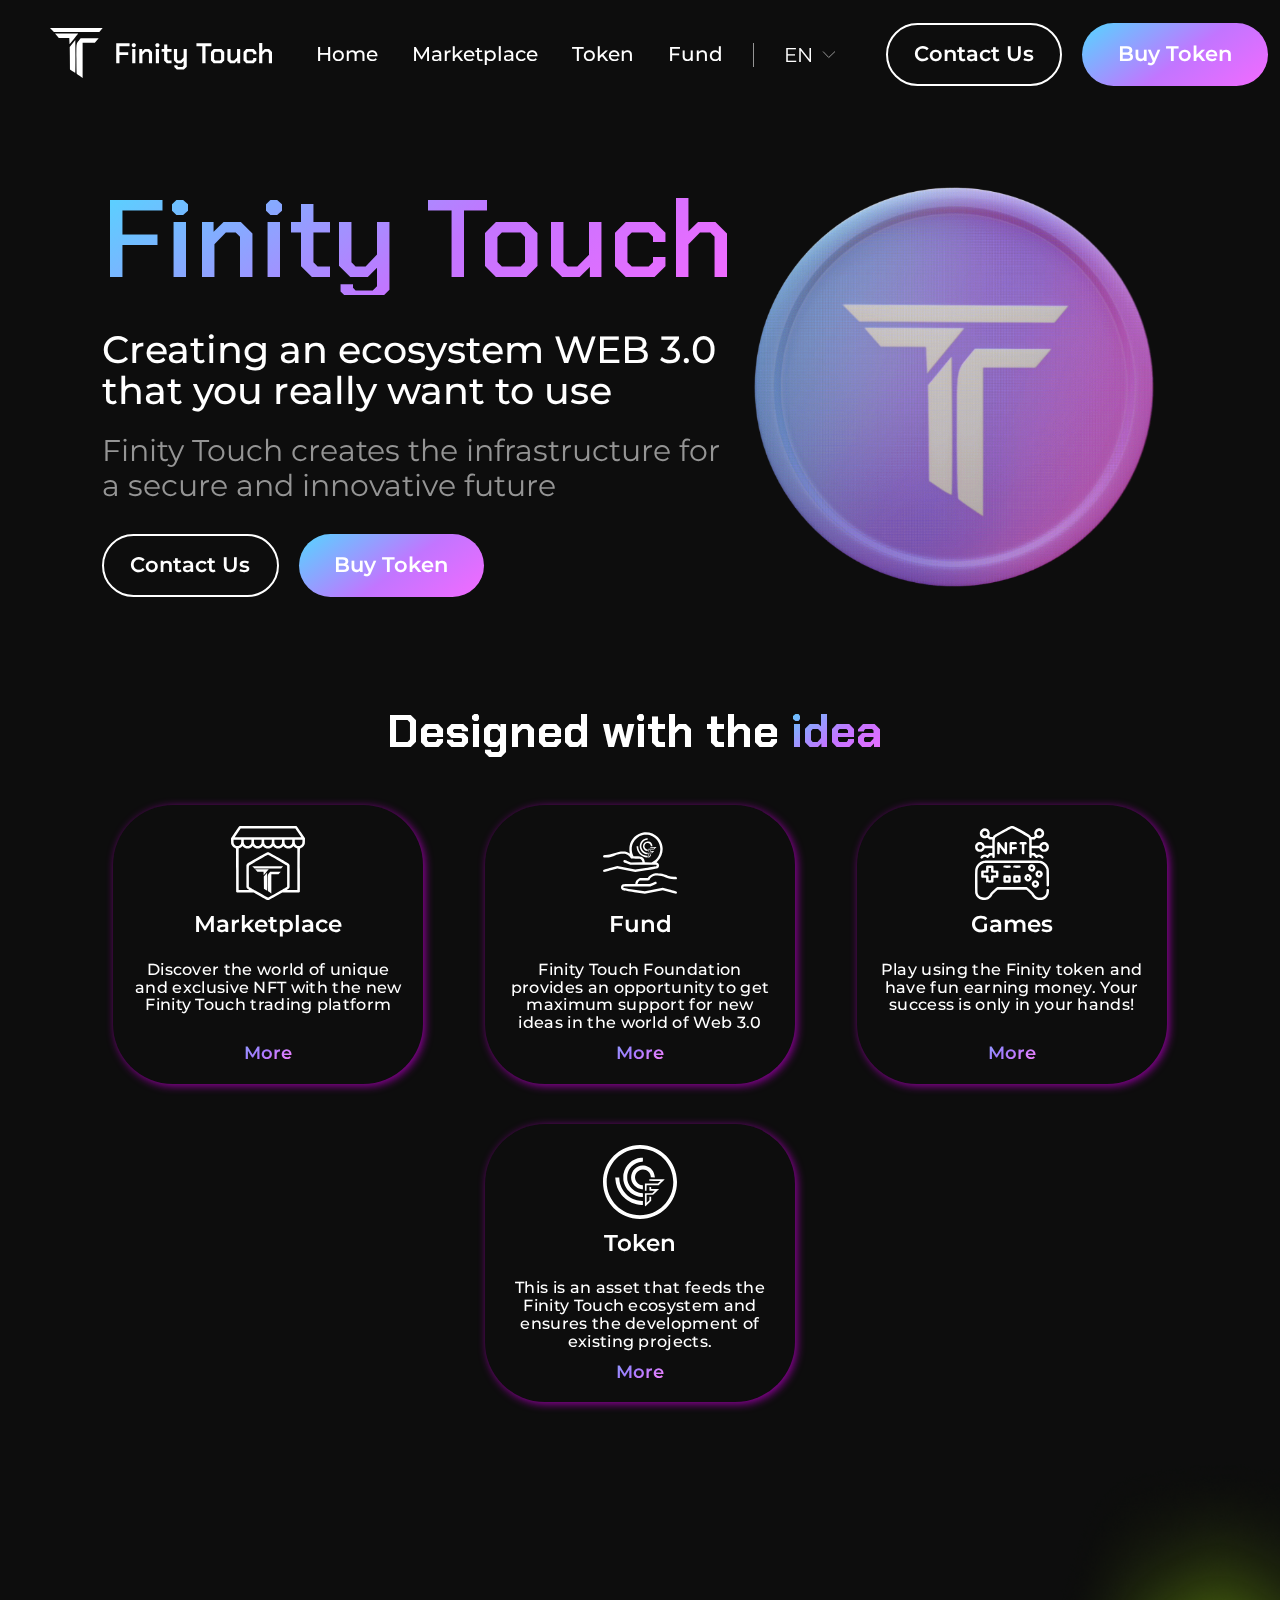
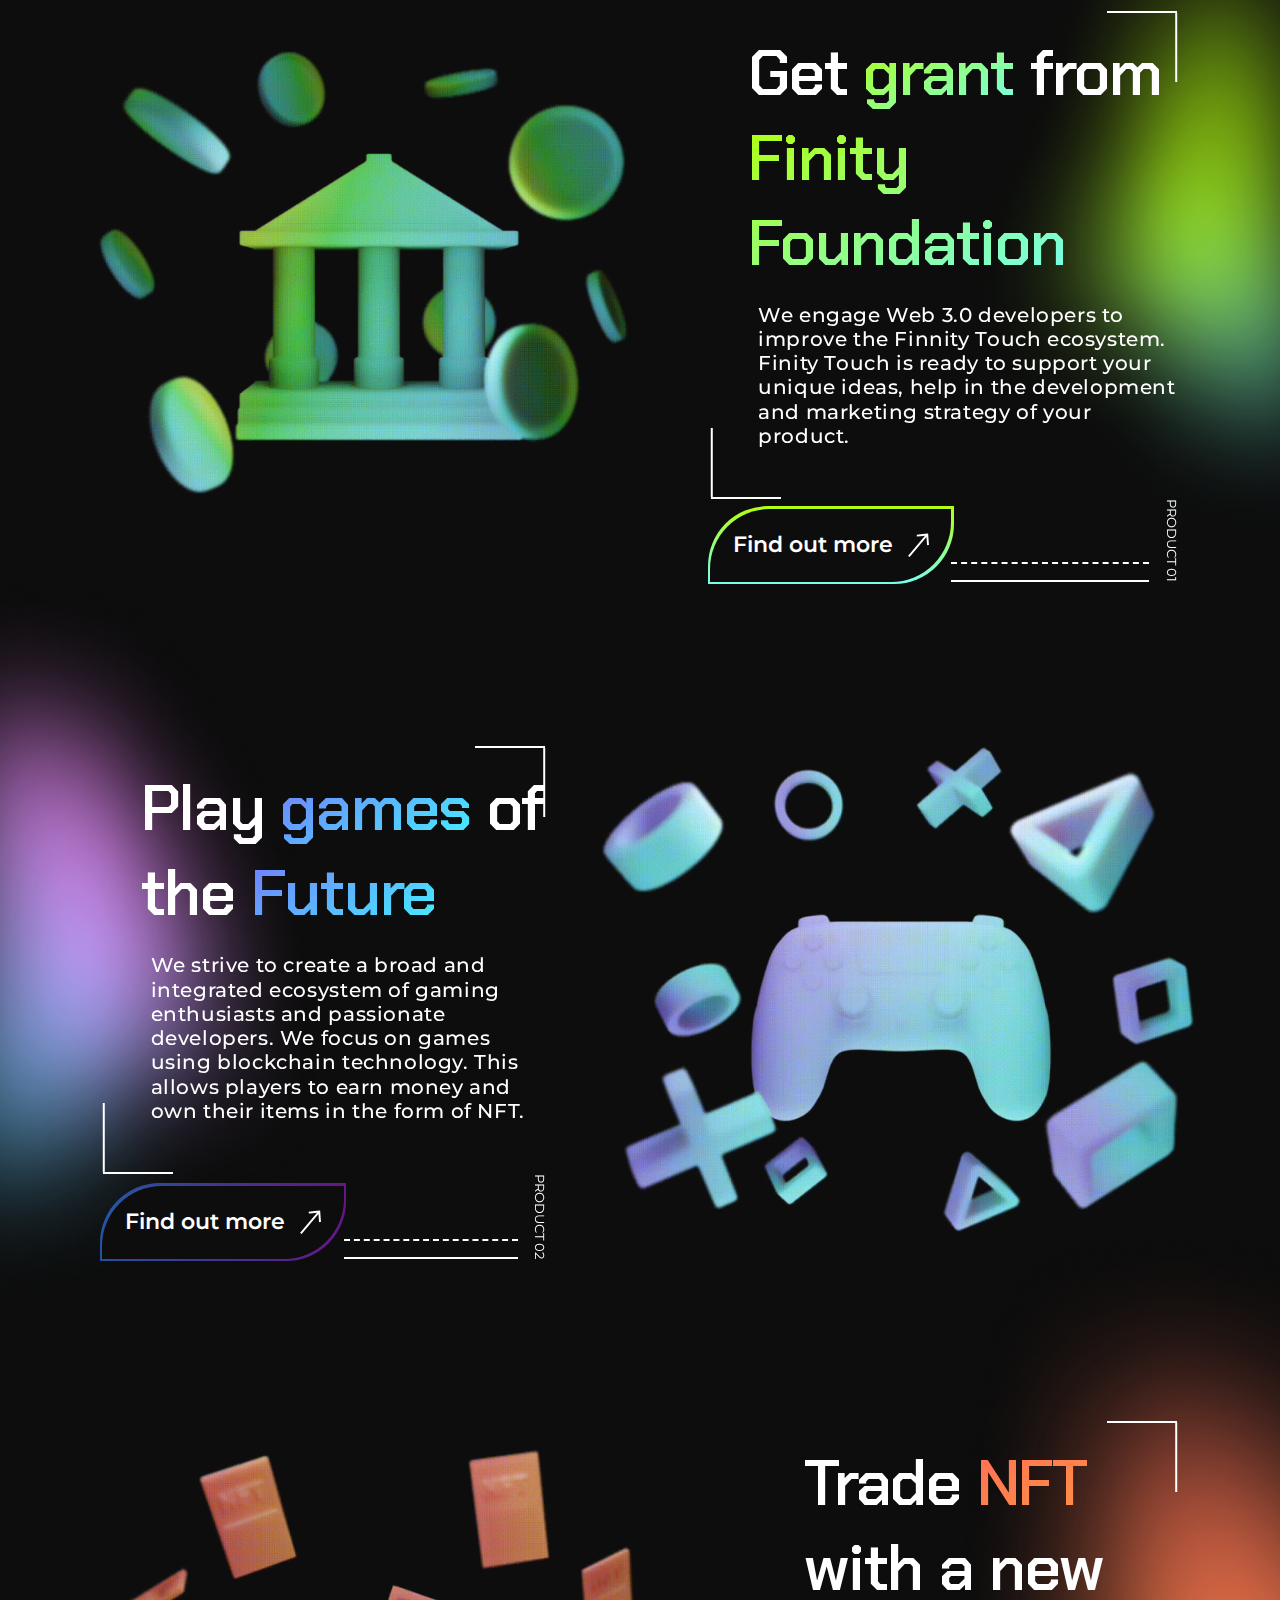
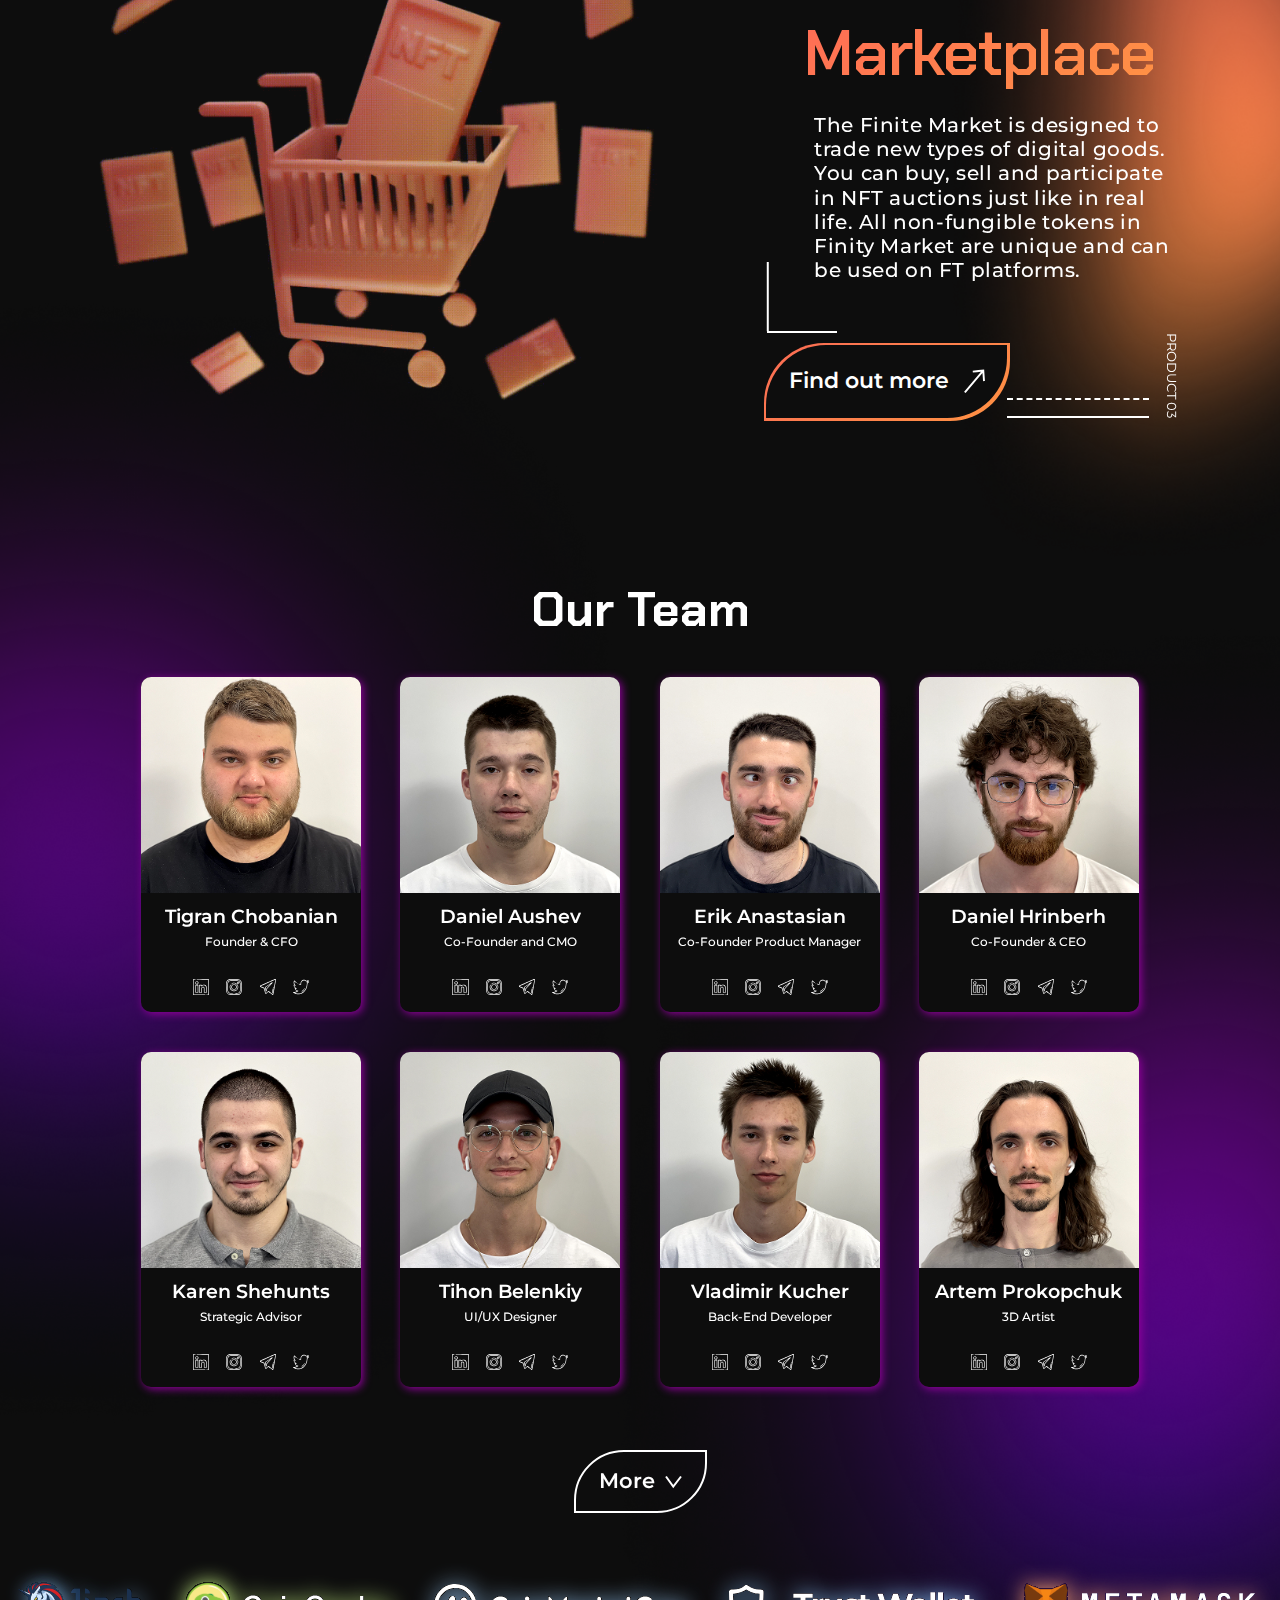
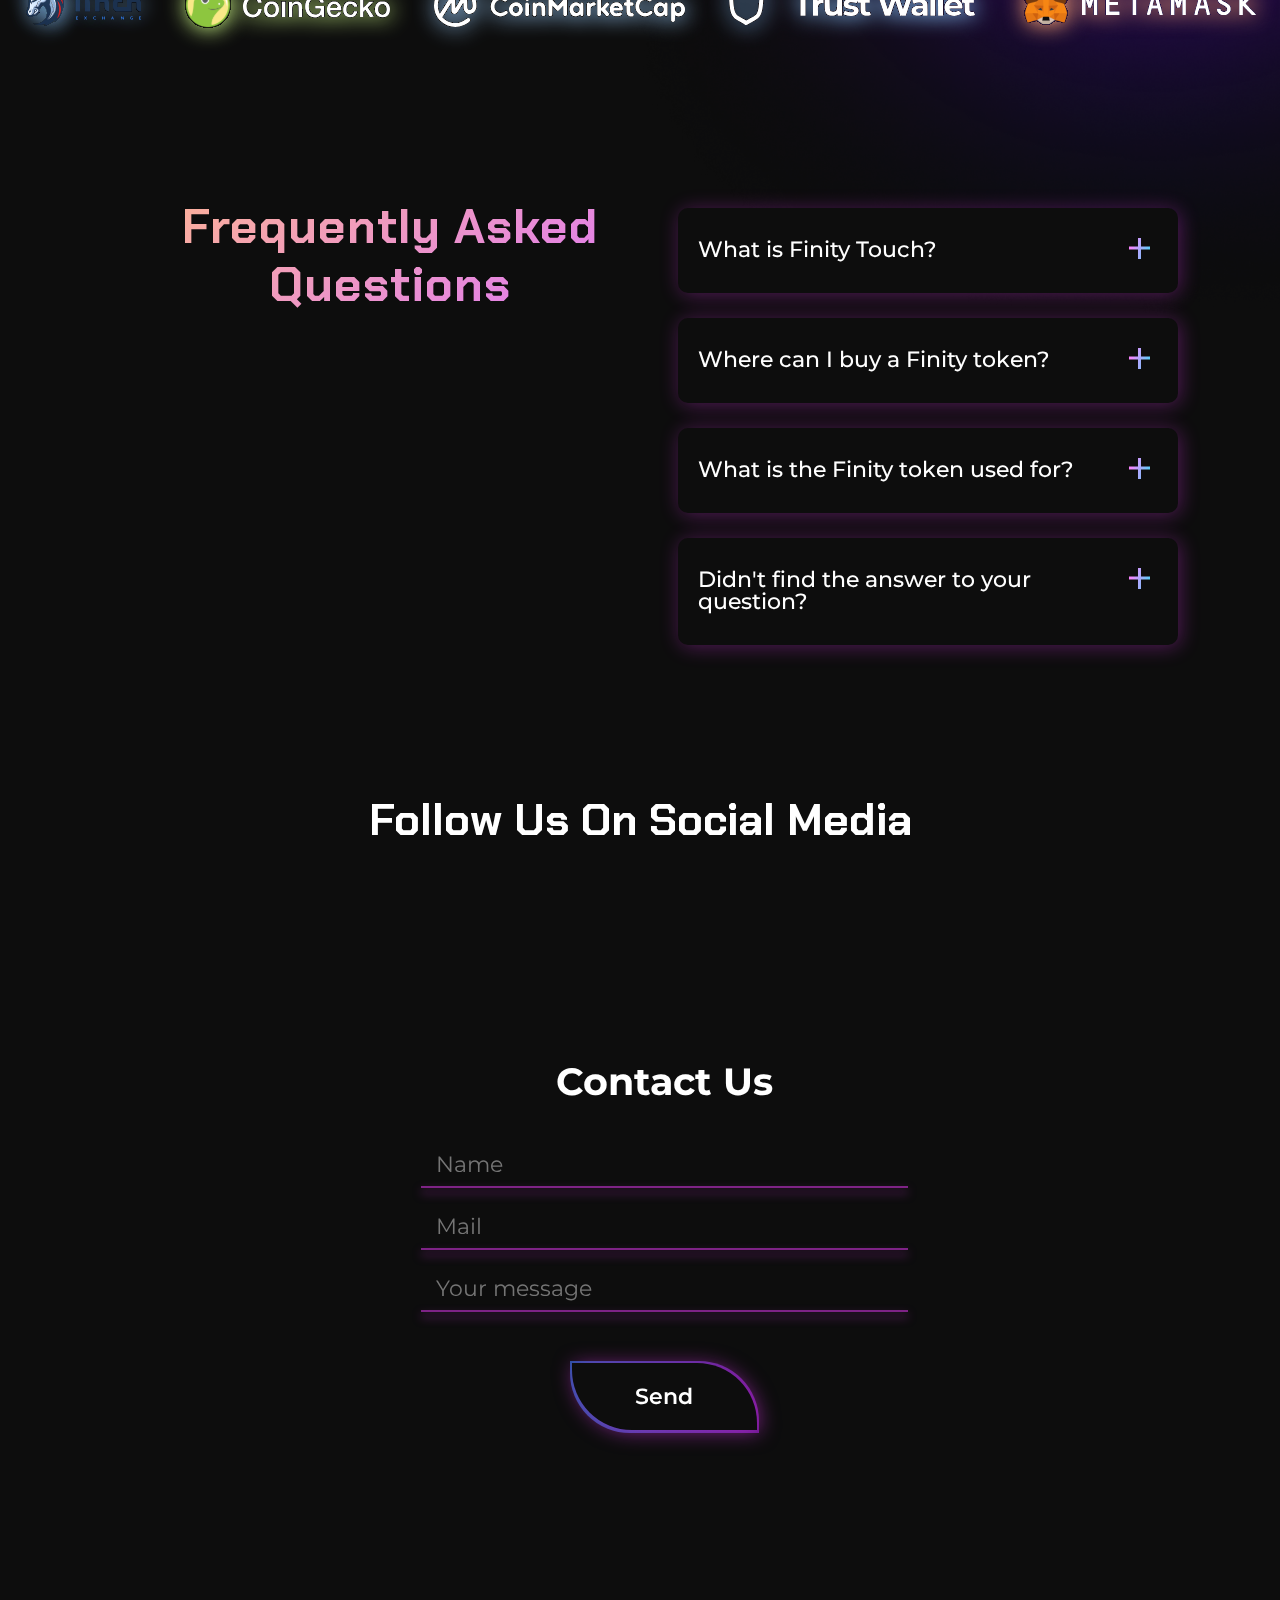
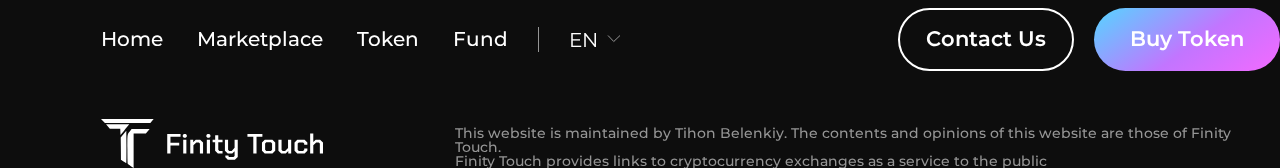
<file: index.html>
<!DOCTYPE html>
<html lang="en">
<head>
    <meta charset="UTF-8">
    <meta http-equiv="X-UA-Compatible" content="IE=edge" />
    <meta name="viewport" content="width=device-width, initial-scale=1.0">
    <link rel="preconnect" href="https://fonts.googleapis.com">
    <link rel="preconnect" href="https://fonts.gstatic.com" crossorigin>
    <link href="https://fonts.googleapis.com/css2?family=Chakra+Petch:wght@300;400;500;600;700&family=Montserrat:wght@100..900&display=swap" rel="stylesheet">
    <link rel="stylesheet" href="css/main.css">
    <title>Finity Touch</title>
</head>
<body class="body">
    <header class="header" id="header"> 
        <a href="index.html" class="header__logo logo">
            <img src="../img/logo.svg" alt="logo" class="logo__icon">
        </a>
        <div class="header__wrap">
            <nav class="header__nav nav">
                <ul class="header__nav-menu nav-menu">
                    <li class="nav-menu__item">
                        <a href="index.html" class="nav-menu__link link">Home</a>
                    </li>
                    <li class="nav-menu__item">
                        <a href="soon.html" class="nav-menu__link link">Marketplace</a>
                    </li>
                    <li class="nav-menu__item">
                        <a href="token.html" class="nav-menu__link link">Token</a>
                    </li>
                    <li class="nav-menu__item">
                        <a href="fund.html" class="nav-menu__link link">Fund</a>
                    </li>
                </ul>
                <button class="nav-menu__lang header__lang link">
                    <span class="lang__text">EN</span>
                    <img src="img/arrow-down.svg" alt="V" class="lang__icon">
                </button>
                <div class="header__burger">
                    <span></span>
                    <span></span>
                    <span></span>
                </div>
            </nav>
            <div class="header__btn">
                <a href="#!" class="btn">Contact Us</a>
                <a href="#!" class="btn btn_color">Buy Token</a>
            </div>
        </div>
    </header>
    <main class="main">
        <section class="about container">
            <div class="about__block">
                <h1 class="about__title">Finity Touch</h1>
                <p class="about__text">Creating an ecosystem WEB 3.0 that you really want to use</p>
                <p class="about__text-sub">Finity Touch creates the infrastructure for a secure and innovative future</p>
                <div class="about__btn">
                    <a href="#!" class="btn">Contact Us</a>
                    <a href="#!" class="btn btn_color">Buy Token</a>
                </div>
            </div>
            <img src="img/main/coin.png" alt="Coin" class="about__icon">
        </section>  
        <section class="idea container">
            <h2 class="idea__title">Designed with the <span class="idea__title_color">idea</span></h2>
            <div class="idea__row">
                <div class="idea__block idea-block">
                    <img src="img/main/idea/1.svg" alt="icon" class="idea-block__icon">
                    <h3 class="idea-block__title">Marketplace</h3>
                    <p class="idea-block__text">
                        Discover the world of unique and exclusive NFT with the new Finity Touch trading platform
                    </p>
                    <a href="#!" class="idea-block__link">More</a>
                </div>
                <div class="idea__block idea-block">
                    <img src="img/main/idea/2.svg" alt="icon" class="idea-block__icon">
                    <h3 class="idea-block__title">Fund</h3>
                    <p class="idea-block__text">
                        Finity Touch Foundation provides an opportunity to get maximum support for new ideas in the world of Web 3.0
                    </p>
                    <a href="#!" class="idea-block__link">More</a>
                </div>
                <div class="idea__block idea-block">
                    <img src="img/main/idea/3.svg" alt="icon" class="idea-block__icon">
                    <h3 class="idea-block__title">Games</h3>
                    <p class="idea-block__text">
                        Play using the Finity token and have fun earning money. Your success is only in your hands!
                    </p>
                    <a href="#!" class="idea-block__link">More</a>
                </div>
                <div class="idea__block idea-block">
                    <img src="img/main/idea/4.svg" alt="icon" class="idea-block__icon">
                    <h3 class="idea-block__title">Token</h3>
                    <p class="idea-block__text">
                        This is an asset that feeds the Finity Touch ecosystem and ensures the development of existing projects.
                    </p>
                    <a href="#!" class="idea-block__link">More</a>
                </div>
            </div>
        </section>
        <section class="grant__row row container">
            <img src="img/main/fund.png" loading="lazy" alt="Fund" class="grant__icon row__icon">
            <div class="row__column grant__column column">
                <div class="column__wrap">
                    <h1 class="column__title">Get <span class="column_green">grant</span> from <span class="column_green">Finity Foundation</span></h1>
                    <p class="column__text">We engage Web 3.0 developers to improve the Finnity Touch ecosystem. 
                        Finity Touch is ready to support your unique ideas, help in the development and marketing strategy of your product.
                    </p>
                    <img src="img/main/angle-top-right.svg" alt="" class="column__angle-top-right">
                    <img src="img/main/angle-bottom-left.svg" alt="" class="column__angle-bottom-left">
                </div>
                <div class="column__bottom">
                    <a href="#!" class="column__btn btn btn-grad ">
                        <span>Find out more</span>
                        <img src="img/btn-arrow.svg" alt="" class="btn_arrow">
                    </a>
                    <div class="column__bottom-wrap">
                        <div class="column__bottom-line"></div>
                        <span class="column__bottom-text">PRODUCT 01</span>
                    </div>
                </div>
            </div>
            <img src="img/main/decor/decor-grant.png" loading="lazy" alt="" class="grant__decor">
        </section>
        <section class="games__row row container">
            <div class="row__column games__column column">
                <div class="column__wrap">
                    <h1 class="column__title">Play<span class="column_blue"> games</span> of the<span class="column_blue"> Future</span></h1>
                    <p class="column__text">We strive to create a broad and integrated ecosystem of gaming enthusiasts and passionate developers. 
                        We focus on games using blockchain technology. This allows players to earn money and own their items in the form of NFT.
                    </p>
                    <img src="img/main/angle-top-right.svg" alt="" class="column__angle-top-right">
                    <img src="img/main/angle-bottom-left.svg" alt="" class="column__angle-bottom-left">
                </div>
                <div class="column__bottom">
                    <a href="#!" class="column__btn btn btn-grad _violet">
                        <span>Find out more</span>
                        <img src="img/btn-arrow.svg" alt="" class="btn_arrow">
                    </a>
                    <div class="column__bottom-wrap">
                        <div class="column__bottom-line"></div>
                        <span class="column__bottom-text">PRODUCT 02</span>
                    </div>
                </div>
            </div>
            <img src="img/main/joystick.png" loading="lazy" alt="Fund" class="games__icon row__icon"> 
            <img src="img/main/decor/decor-games.png" loading="lazy" alt="" class="games__decor">
        </section>
        <section class="market__row row container">
            <img src="img/main/market.png" loading="lazy" alt="Fund" class="market__icon row__icon">
            <div class="market__column column">
                <div class="column__wrap">
                    <h1 class="column__title">Trade<span class="column_orange"> NFT </span> with a new <span class="column_orange">Marketplace</span></h1>
                    <p class="column__text">The Finite Market is designed to trade new types of digital goods. 
                        You can buy, sell and participate in NFT auctions just like in real life. 
                        All non-fungible tokens in Finity Market are unique and can be used on FT platforms.
                    </p>
                    <img src="img/main/angle-top-right.svg" alt="" class="column__angle-top-right">
                    <img src="img/main/angle-bottom-left.svg" alt="" class="column__angle-bottom-left">
                </div>
                <div class="column__bottom">
                    <a href="#!" class="column__btn btn btn-grad _orange">
                        <span>Find out more</span>
                        <img src="img/btn-arrow.svg" alt="" class="btn_arrow">
                    </a>
                    <div class="column__bottom-wrap">
                        <div class="column__bottom-line"></div>
                        <span class="column__bottom-text">PRODUCT 03</span>
                    </div>
                </div>
            </div>
            <img src="img/main/decor/decor-marcet.png" loading="lazy" alt="" class="market__decor">
        </section>
        <section class="team container">
            <img src="img/main/decor/decor-team-l.png" alt="" class="team__decor-r">
            <img src="img/main/decor/decor-team-r.png" alt="" class="team__decor-l">
            <h2 class="team__title">Our Team</h2>
            <div class="team__row">
                <div class="team__card team-card">
                    <div class="team-card__photo">
                        <img src="img/main/team/team-1.jpg" alt="Photo" class="team-card__img">
                    </div>
                    <div class="team-card__about">
                        <h3 class="team-card__title">Tigran Chobanian</h3>
                        <span class="team-card__position">Founder & CFO</span>
                    </div>
                    <div class="team-card__social">
                        <img src="img/social/linkedIn.svg" alt="" class="team-card__social-icon">
                        <img src="img/social/instagram.svg" alt="" class="team-card__social-icon">
                        <img src="img/social/telegram.svg" alt="" class="team-card__social-icon">
                        <img src="img/social/twitter.svg" alt="" class="team-card__social-icon">
                    </div>
                </div>
                <div class="team__card team-card">
                    <div class="team-card__photo">
                        <img src="img/main/team/team-2.jpg" alt="Photo" class="team-card__img">
                    </div>
                    <div class="team-card__about">
                        <h3 class="team-card__title">Daniel Aushev</h3>
                        <span class="team-card__position">Co-Founder and CMO</span>
                    </div>
                    <div class="team-card__social">
                        <img src="img/social/linkedIn.svg" alt="" class="team-card__social-icon">
                        <img src="img/social/instagram.svg" alt="" class="team-card__social-icon">
                        <img src="img/social/telegram.svg" alt="" class="team-card__social-icon">
                        <img src="img/social/twitter.svg" alt="" class="team-card__social-icon">
                    </div>
                </div>
                <div class="team__card team-card">
                    <div class="team-card__photo">
                        <img src="img/main/team/team-3.jpg" alt="Photo" class="team-card__img">
                    </div>
                    <div class="team-card__about">
                        <h3 class="team-card__title">Erik Anastasian</h3>
                        <span class="team-card__position">Co-Founder Product Manager</span>
                    </div>
                    <div class="team-card__social">
                        <img src="img/social/linkedIn.svg" alt="" class="team-card__social-icon">
                        <img src="img/social/instagram.svg" alt="" class="team-card__social-icon">
                        <img src="img/social/telegram.svg" alt="" class="team-card__social-icon">
                        <img src="img/social/twitter.svg" alt="" class="team-card__social-icon">
                    </div>
                </div>
                <div class="team__card team-card">
                    <div class="team-card__photo">
                        <img src="img/main/team/team-4.jpg" alt="Photo" class="team-card__img">
                    </div>
                    <div class="team-card__about">
                        <h3 class="team-card__title">Daniel Hrinberh</h3>
                        <span class="team-card__position">Co-Founder & CEO</span>
                    </div>
                    <div class="team-card__social">
                        <img src="img/social/linkedIn.svg" alt="" class="team-card__social-icon">
                        <img src="img/social/instagram.svg" alt="" class="team-card__social-icon">
                        <img src="img/social/telegram.svg" alt="" class="team-card__social-icon">
                        <img src="img/social/twitter.svg" alt="" class="team-card__social-icon">
                    </div>
                </div>
                <div class="team__card team-card">
                    <div class="team-card__photo">
                        <img src="img/main/team/team-5.jpg" alt="Photo" class="team-card__img">
                    </div>
                    <div class="team-card__about">
                        <h3 class="team-card__title">Karen Shehunts</h3>
                        <span class="team-card__position">Strategic Advisor</span>
                    </div>
                    <div class="team-card__social">
                        <img src="img/social/linkedIn.svg" alt="" class="team-card__social-icon">
                        <img src="img/social/instagram.svg" alt="" class="team-card__social-icon">
                        <img src="img/social/telegram.svg" alt="" class="team-card__social-icon">
                        <img src="img/social/twitter.svg" alt="" class="team-card__social-icon">
                    </div>
                </div>
                <div class="team__card team-card">
                    <div class="team-card__photo">
                        <img src="img/main/team/team-6.jpg" alt="Photo" class="team-card__img">
                    </div>
                    <div class="team-card__about">
                        <h3 class="team-card__title">Tihon Belenkiy</h3>
                        <span class="team-card__position">UI/UX Designer</span>
                    </div>
                    <div class="team-card__social">
                        <img src="img/social/linkedIn.svg" alt="" class="team-card__social-icon">
                        <img src="img/social/instagram.svg" alt="" class="team-card__social-icon">
                        <img src="img/social/telegram.svg" alt="" class="team-card__social-icon">
                        <img src="img/social/twitter.svg" alt="" class="team-card__social-icon">
                    </div>
                </div>
                <div class="team__card team-card">
                    <div class="team-card__photo">
                        <img src="img/main/team/team-7.jpg" alt="Photo" class="team-card__img">
                    </div>
                    <div class="team-card__about">
                        <h3 class="team-card__title">Vladimir Kucher</h3>
                        <span class="team-card__position">Back-End Developer</span>
                    </div>
                    <div class="team-card__social">
                        <img src="img/social/linkedIn.svg" alt="" class="team-card__social-icon">
                        <img src="img/social/instagram.svg" alt="" class="team-card__social-icon">
                        <img src="img/social/telegram.svg" alt="" class="team-card__social-icon">
                        <img src="img/social/twitter.svg" alt="" class="team-card__social-icon">
                    </div>
                </div>
                <div class="team__card team-card">
                    <div class="team-card__photo">
                        <img src="img/main/team/team-8.jpg" alt="Photo" class="team-card__img">
                    </div>
                    <div class="team-card__about">
                        <h3 class="team-card__title">Artem Prokopchuk</h3>
                        <span class="team-card__position">3D Artist</span>
                    </div>
                    <div class="team-card__social">
                        <img src="img/social/linkedIn.svg" alt="" class="team-card__social-icon">
                        <img src="img/social/instagram.svg" alt="" class="team-card__social-icon">
                        <img src="img/social/telegram.svg" alt="" class="team-card__social-icon">
                        <img src="img/social/twitter.svg" alt="" class="team-card__social-icon">
                    </div>
                </div>
            </div>
            <a href="#!" class="team__btn btn btn_white">
                <span>More</span>
                <img src="img/main/team/btn-arrow-down.svg" alt="" class="btn_arrow-down">
            </a>
        </section>
        <section class="partners">
            <div behavior="scroll" class="partners__content">
                <img src="img/main/parners/linch.svg" alt="icon" class="partners__logo">
                <img src="img/main/parners/coingecko.svg" alt="icon" class="partners__logo">
                <img src="img/main/parners/coinmarketcap.svg" alt="icon" class="partners__logo">
                <img src="img/main/parners/trustwallet.svg" alt="icon" class="partners__logo">
                <img src="img/main/parners/metamask.svg" alt="icon" class="partners__logo">
                <img src="img/main/parners/bsc.svg" alt="icon" class="partners__logo">
                <img src="img/main/parners/pancakeswap.svg" alt="icon" class="partners__logo">
            </div>
            <div behavior="scroll" class="partners__content">
                <img src="img/main/parners/linch.svg" alt="icon" class="partners__logo">
                <img src="img/main/parners/coingecko.svg" alt="icon" class="partners__logo">
                <img src="img/main/parners/coinmarketcap.svg" alt="icon" class="partners__logo">
                <img src="img/main/parners/trustwallet.svg" alt="icon" class="partners__logo">
                <img src="img/main/parners/metamask.svg" alt="icon" class="partners__logo">
                <img src="img/main/parners/bsc.svg" alt="icon" class="partners__logo">
                <img src="img/main/parners/pancakeswap.svg" alt="icon" class="partners__logo">
            </div>
        </section>
        <section class="question container">
            <div class="question__wrap-img">
                <h2 class="question__title">Frequently Asked Questions</h2>
                <img src="img/main/FAQ.png" loading="lazy" alt="img" class="question__img">
            </div>
            <div class="question__accordion">
                <div class="accordion__wrap">
                    <div class="accordion__btn">
                        <h3 class="accordion__title">What is Finity Touch?</h3>
                        <div class="accordion__item">
                            <img src="img/main/accordion-plus.svg" alt="">
                        </div>
                    </div>
                    <p class="accordion__text">
                        15% of the issue of Finity tokens is used as a monetary fund for the implementation of your ideas.
                    </p>
                </div>
                <div class="accordion__wrap">
                    <div class="accordion__btn">
                        <h3 class="accordion__title">Where can I buy a Finity token?</h3>
                        <div class="accordion__item">
                            <img src="img/main/accordion-plus.svg" alt="">
                        </div>
                    </div>
                    <p class="accordion__text">
                        15% of the issue of Finity tokens is used as a monetary fund for the implementation of your ideas.
                    </p>
                </div>
                <div class="accordion__wrap">
                    <div class="accordion__btn">
                        <h3 class="accordion__title">What is the Finity token used for?</h3>
                        <div class="accordion__item">
                            <img src="img/main/accordion-plus.svg" alt="">
                        </div>
                    </div>
                    <p class="accordion__text">
                        15% of the issue of Finity tokens is used as a monetary fund for the implementation of your ideas.
                    </p>
                </div>
                <div class="accordion__wrap">
                    <div class="accordion__btn">
                        <h3 class="accordion__title">Didn't find the answer to your question?</h3>
                        <div class="accordion__item">
                            <img src="img/main/accordion-plus.svg" alt="">
                        </div>
                    </div>
                    <p class="accordion__text">
                        15% of the issue of Finity tokens is used as a monetary fund for the implementation of your ideas.
                    </p>
                </div>
            </div>
        </section>
        <section class="follow container">
            <h2 class="follow__title">Follow Us On Social Media</h2>
            <img src="img/main/follows.png" loading="lazy" alt="img" class="follow__img">
        </section>
        <section class="contact">
            <img src="img/main/coin-5.png" loading="lazy" alt="Coin" class="contact__img-left">
            <form action="#!" name="contactUs" class="contact__block">
                <fieldset class="contact__form form">
                    <h2 class="form__title">Contact Us</h2>
                    <input type="text" placeholder="Name" class="form__text" maxlength="30">
                    <div class="form__line"></div>
                    <input type="email" placeholder="Mail" class="form__text" maxlength="35">
                    <div class="form__line"></div>
                    <input type="text" placeholder="Your message" class="form__text">
                    <div class="form__line"></div>
                    <a href="#!" class="form__btn btn btn-grad _violet">Send</a>
                </fieldset>
            </form>
            <img src="img/main/coin-2.png" loading="lazy" alt="Coin" class="contact__img-right">
        </section>
    </main>             
    <footer class="footer" id="footer">
        <div class="footer__wrap">
                <div class="footer__nav nav">
                    <ul class="footer__nav-menu nav-menu">
                        <li class="menu__item">
                            <a href="index.html" class="nav-menu__link link">Home</a>
                        </li>
                        <li class="menu__item">
                            <a href="soon.html" class="menu__link link">Marketplace</a>
                        </li>
                        <li class="menu__item">
                            <a href="token.html" class="menu__link link">Token</a>
                        </li>
                        <li class="menu__item">
                            <a href="fund.html" class="menu__link link">Fund</a>
                        </li>
                    </ul>
                    <button class="nav-menu__lang link">
                        <span class="lang__text">EN</span>
                        <img src="img/arrow-down.svg" alt="V" class="lang__icon">
                    </button>
                </div>
                <div class="footer__btn">
                    <a href="#!" class="btn">Contact Us</a>
                    <a href="#!" class="btn btn_color">Buy Token</a>
                </div>
                <a href="index.html" class="footer__logo logo">
                    <img src="/img/logo.svg" alt="logo" class="logo__icon">
                </a>
                <div class="footer__text">
                    <p>
                        This website is maintained by Tihon Belenkiy. The contents and opinions of this website are those of Finity Touch. 
                    <p> 
                        Finity Touch provides links to cryptocurrency exchanges as a service to the public
                    </p>
                </div>
        </div>
        <img src="img/main/coin-footer.png" alt="Coin" class="footer__img">
    </footer>
    <script src="js/script.js"></script>
</body>
</html>
</file>
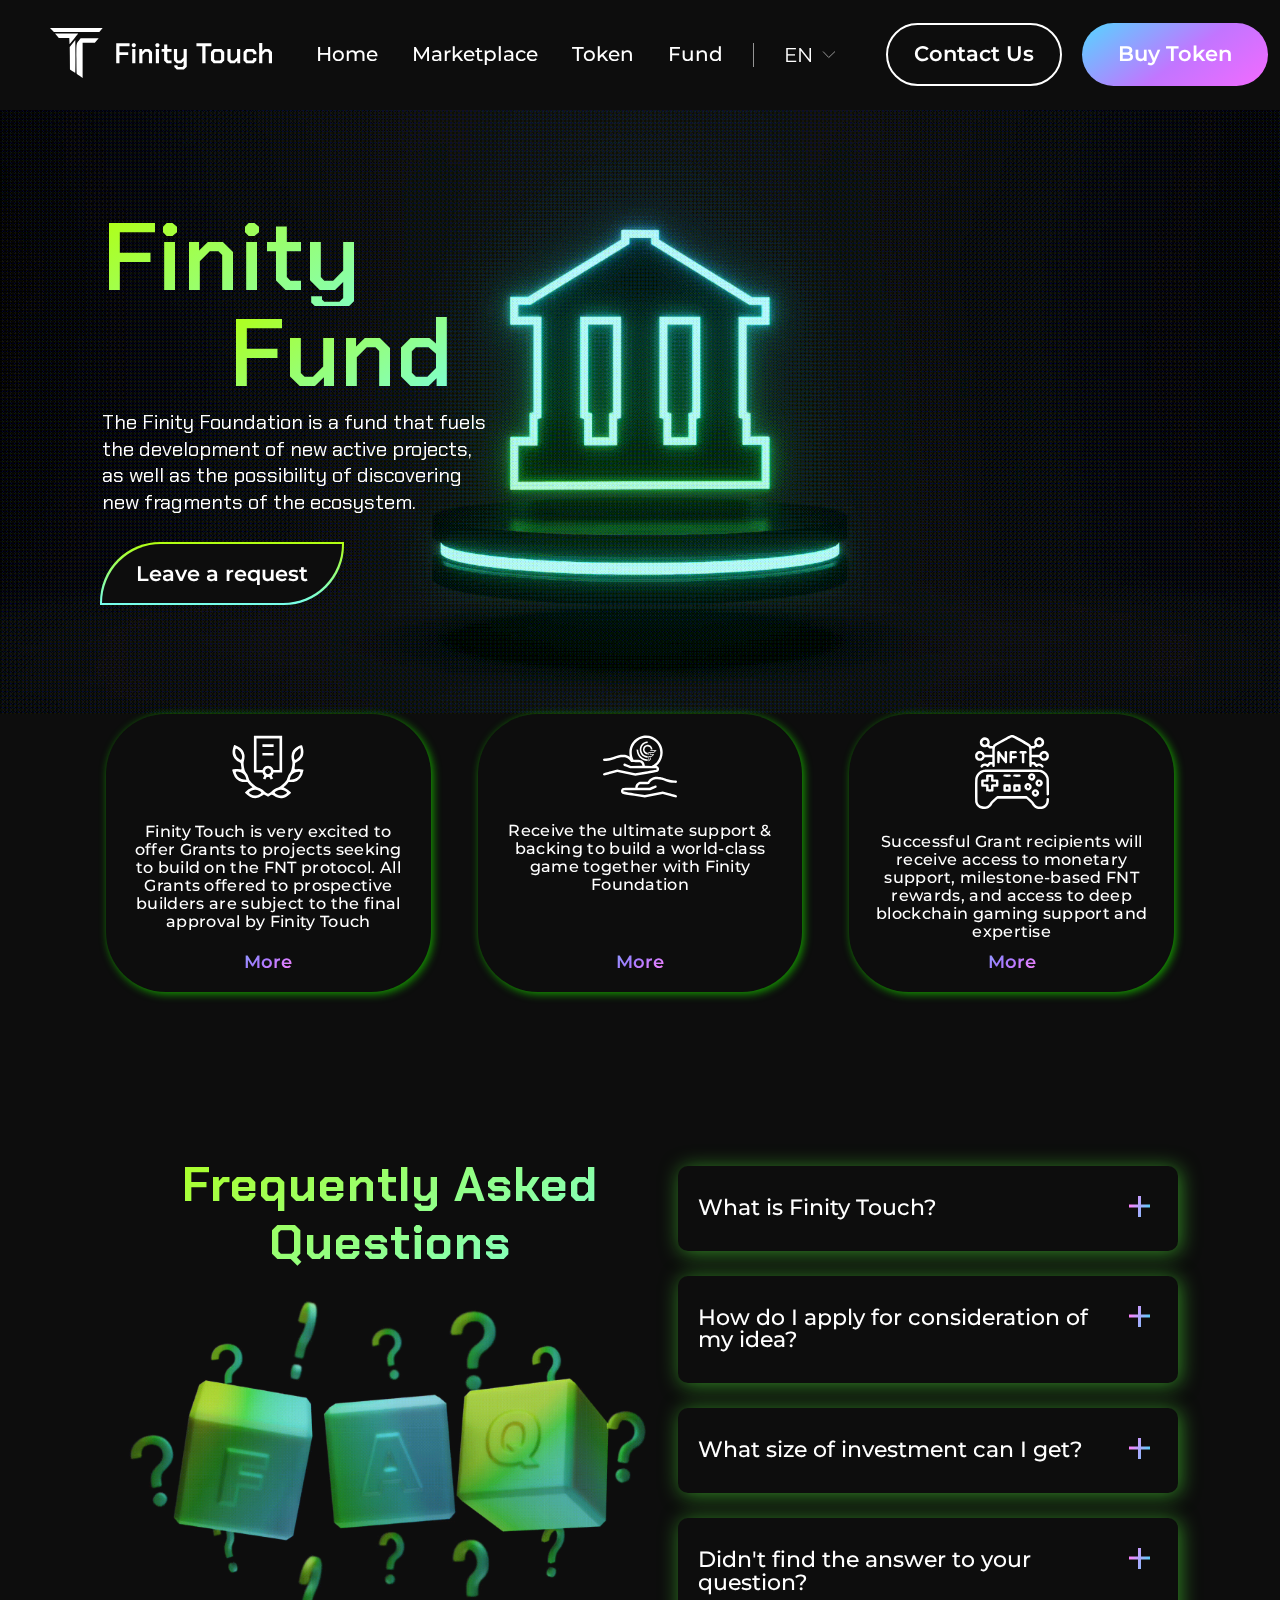
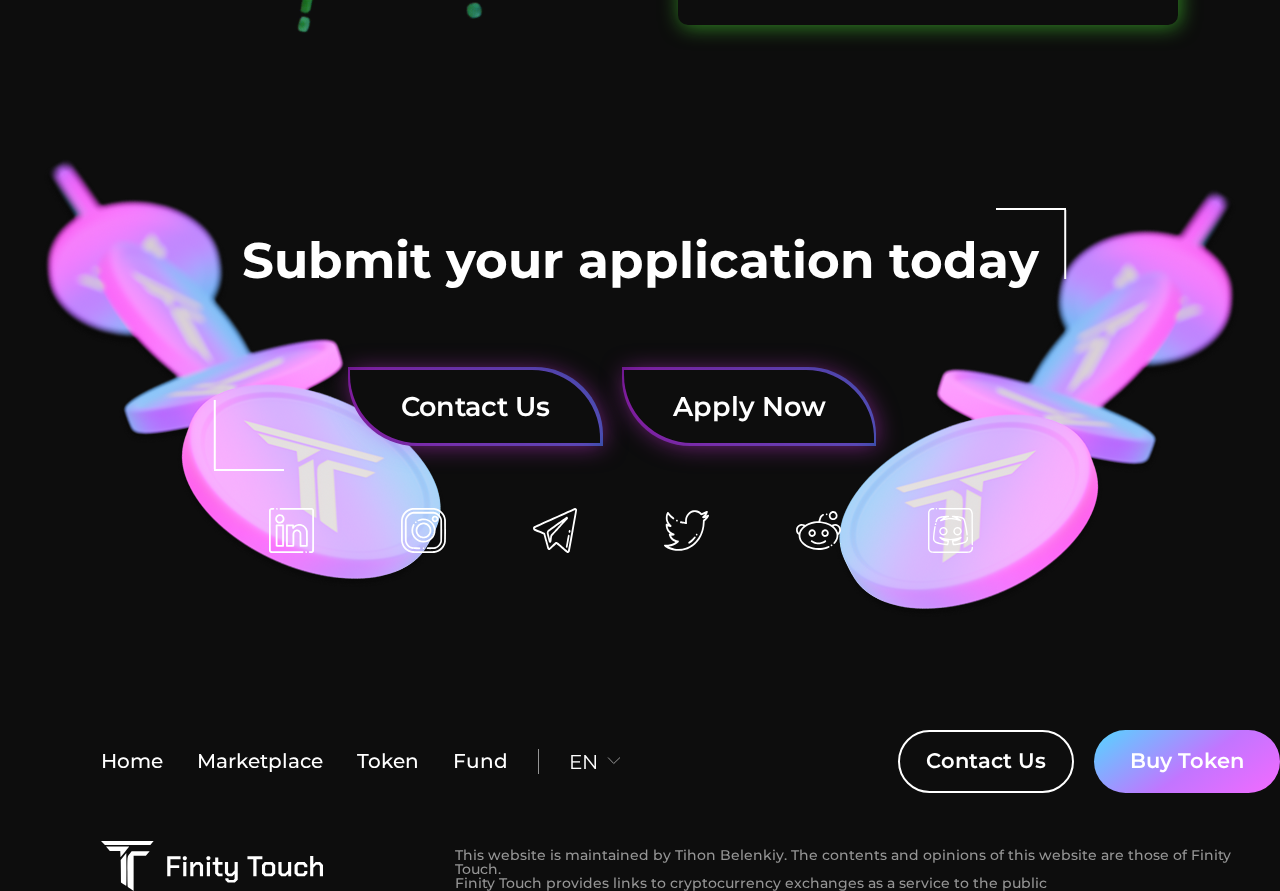
<file: fund.html>
<!DOCTYPE html>
<html lang="en">
<head>
    <meta charset="UTF-8">
    <meta http-equiv="X-UA-Compatible" content="IE=edge" />
    <meta name="viewport" content="width=device-width, initial-scale=1.0">
    <link rel="preconnect" href="https://fonts.googleapis.com">
    <link rel="preconnect" href="https://fonts.gstatic.com" crossorigin>
    <link href="https://fonts.googleapis.com/css2?family=Chakra+Petch:wght@300;400;500;600;700&family=Montserrat:wght@100..900&display=swap" rel="stylesheet">
    <link rel="stylesheet" href="css/main.css">
    <title>Finity Touch</title>
</head>
<body>
    <header class="header" id="header-fund"> 
        <a href="index.html" class="header__logo logo">
            <img src="img/logo.svg" alt="logo" class="logo__icon">
        </a>
        <div class="header__wrap">
            <nav class="header__nav nav">
                <ul class="header__nav-menu nav-menu">
                    <li class="nav-menu__item">
                        <a href="index.html" class="nav-menu__link link">Home</a>
                    </li>
                    <li class="nav-menu__item">
                        <a href="soon.html" class="nav-menu__link link">Marketplace</a>
                    </li>
                    <li class="nav-menu__item">
                        <a href="token.html" class="nav-menu__link link">Token</a>
                    </li>
                    <li class="nav-menu__item">
                        <a href="fund.html" class="nav-menu__link link">Fund</a>
                    </li>
                </ul>
                <button class="nav-menu__lang header__lang link">
                    <span class="lang__text">EN</span>
                    <img src="img/arrow-down.svg" alt="V" class="lang__icon">
                </button>
                <div class="header__burger">
                    <span></span>
                    <span></span>
                    <span></span>
                </div>
            </nav>
            <div class="header__btn">
                <a href="#!" class="btn">Contact Us</a>
                <a href="#!" class="btn btn_color">Buy Token</a>
            </div>
        </div>
    </header>
    <main class="main">
        <section class="finity">
            <picture>
                <img src="img/fund/finity-fund.png"  alt="" class="finity__img">
            </picture>
            <div class="container">
                <div class="finity__wrap">
                    <h1 class="finity__title">
                        <span class="finity-fund__title-item finity__title-item">Finity</span>
                        <span class="finity-fund__title-item finity__title-item">Fund</span>
                    </h1>
                    <p class="finity__text">
                        The Finity Foundation is a fund that fuels the development of new active projects, 
                        as well as the possibility of discovering new fragments of the ecosystem.
                    </p>
                    <a href="#!" class="finity__btn btn btn-grad">
                        Leave a request
                    </a>
                </div>
            </div>
        </section>
        <section class="idea idea-fund container">
            <div class="idea__row">
                <div class="idea-fund__block idea__block idea-block">
                    <img src="img/fund/idea-fund/idea-fund-1.svg" alt="icon" class="idea-block__icon">
                    <p class="idea-block__text">
                        Finity Touch is very excited to offer Grants to projects seeking to build on the FNT protocol.
                        All Grants offered to prospective builders are subject to the final approval by Finity Touch
                    </p>
                    <a href="#!" class="idea-block__link">More</a>
                </div>
                <div class="idea-fund__block idea__block idea-block">
                    <img src="img/fund/idea-fund/idea-fund-2.svg" alt="icon" class="idea-block__icon">
                    <p class="idea-block__text">
                        Receive the ultimate support & backing to build a world-class game together with Finity Foundation
                    </p>
                    <a href="#!" class="idea-block__link">More</a>
                </div>
                <div class="idea-fund__block idea__block idea-block">
                    <img src="img/fund/idea-fund/idea-fund-3.svg" alt="icon" class="idea-block__icon">
                    <p class="idea-block__text">
                        Successful Grant recipients will receive access to monetary support, milestone-based FNT rewards, 
                        and access to deep blockchain gaming support and expertise
                    </p>
                    <a href="#!" class="idea-block__link">More</a>
                </div>
            </div>
        </section>
        <section class="question container">
            <div class="question__wrap-img">
                <h2 class="question-fund__title question__title">Frequently Asked Questions</h2>
                <img src="img/fund/fund-FAQ.png" loading="lazy" alt="img" class="question__img">
            </div>
            <div class="question__accordion">
                <div class="accordion-fund__wrap accordion__wrap">
                    <div class="accordion__btn">
                        <h3 class="accordion__title">What is Finity Touch?</h3>
                        <div class="accordion__item">
                            <img src="img/main/accordion-plus.svg" alt="">
                        </div>
                    </div>
                    <p class="accordion__text">
                        15% of the issue of Finity tokens is used as a monetary fund for the implementation of your ideas.
                    </p>
                </div>
                <div class="accordion-fund__wrap accordion__wrap">
                    <div class="accordion__btn">
                        <h3 class="accordion__title">How do I apply for consideration of my idea?</h3>
                        <div class="accordion__item">
                            <img src="img/main/accordion-plus.svg" alt="">
                        </div>
                    </div>
                    <p class="accordion__text">
                        15% of the issue of Finity tokens is used as a monetary fund for the implementation of your ideas.
                    </p>
                </div>
                <div class="accordion-fund__wrap accordion__wrap">
                    <div class="accordion__btn">
                        <h3 class="accordion__title">What size of investment can I get?</h3>
                        <div class="accordion__item">
                            <img src="img/main/accordion-plus.svg" alt="">
                        </div>
                    </div>
                    <p class="accordion__text">
                        15% of the issue of Finity tokens is used as a monetary fund for the implementation of your ideas.
                    </p>
                </div>
                <div class="accordion-fund__wrap accordion__wrap">
                    <div class="accordion__btn">
                        <h3 class="accordion__title">Didn't find the answer to your question?</h3>
                        <div class="accordion__item">
                            <img src="img/main/accordion-plus.svg" alt="">
                        </div>
                    </div>
                    <p class="accordion__text">
                        15% of the issue of Finity tokens is used as a monetary fund for the implementation of your ideas.
                    </p>
                </div>
            </div>
        </section>
        <section class="contact-fund">
            <img src="img/main/coin-5s.png" loading="lazy" alt="Coin" class="contact-fund__img-left">
            <img src="img/main/coin-5s.png" loading="lazy" alt="Coin" class="contact-fund__img-right">
            <div class="contact-fund__block">
                <div class="contact-fund__wrap">
                    <h2 class="contact-fund__title display-none">Submit your application today</h2>
                    <div class="contact-fund__btn">
                        <a href="#!" class="contact-fund__btn-item btn btn-grad _violet-blue">Contact Us</a>
                        <a href="#!" class="contact-fund__btn-item btn btn-grad _violet-blue">Apply Now</a>
                    </div>
                    <img src="img/main/angle-top-right.svg" alt="" class="contact-fund__angle-top-right">
                    <img src="img/main/angle-bottom-left.svg" alt="" class="contact-fund__angle-bottom-left">
                </div>
                    <div class="contact-fund__social">
                        <img src="img/social/linkedIn.svg" alt="" class="social-fund__icon">
                        <img src="img/social/instagram.svg" alt="" class="social-fund__icon">
                        <img src="img/social/telegram.svg" alt="" class="social-fund__icon">
                        <img src="img/social/twitter.svg" alt="" class="social-fund__icon">
                        <img src="img/social/reddit.svg" alt="" class="social-fund__icon">
                        <img src="img/social/discord.svg" alt="" class="social-fund__icon">
                    </div>
                </div>
            </div>
        </section>
    </main>
    <footer class="footer" id="footer-fund">
        <div class="footer__wrap">
                <div class="footer__nav nav">
                    <ul class="footer__nav-menu nav-menu">
                        <li class="menu__item">
                            <a href="index.html" class="nav-menu__link link">Home</a>
                        </li>
                        <li class="menu__item">
                            <a href="soon.html" class="menu__link link">Marketplace</a>
                        </li>
                        <li class="menu__item">
                            <a href="token.html" class="menu__link link">Token</a>
                        </li>
                        <li class="menu__item">
                            <a href="fund.html" class="menu__link link">Fund</a>
                        </li>
                    </ul>
                    <button class="nav-menu__lang link">
                        <span class="lang__text">EN</span>
                        <img src="img/arrow-down.svg" alt="V" class="lang__icon">
                    </button>
                </div>
                <div class="footer__btn">
                    <a href="#!" class="btn">Contact Us</a>
                    <a href="#!" class="btn btn_color">Buy Token</a>
                </div>
                <a href="index.html" class="footer__logo logo">
                    <img src="img/logo.svg" alt="logo" class="logo__icon">
                </a>
                <div class="footer__text">
                    <p>
                        This website is maintained by Tihon Belenkiy. The contents and opinions of this website are those of Finity Touch. 
                    <p> 
                        Finity Touch provides links to cryptocurrency exchanges as a service to the public
                    </p>
                </div>
        </div>
        <img src="img/main/coin-footer.png" alt="Coin" class="footer__img">
    </footer>
    <script src="js/script.js"></script>
</body>

</html>
</file>
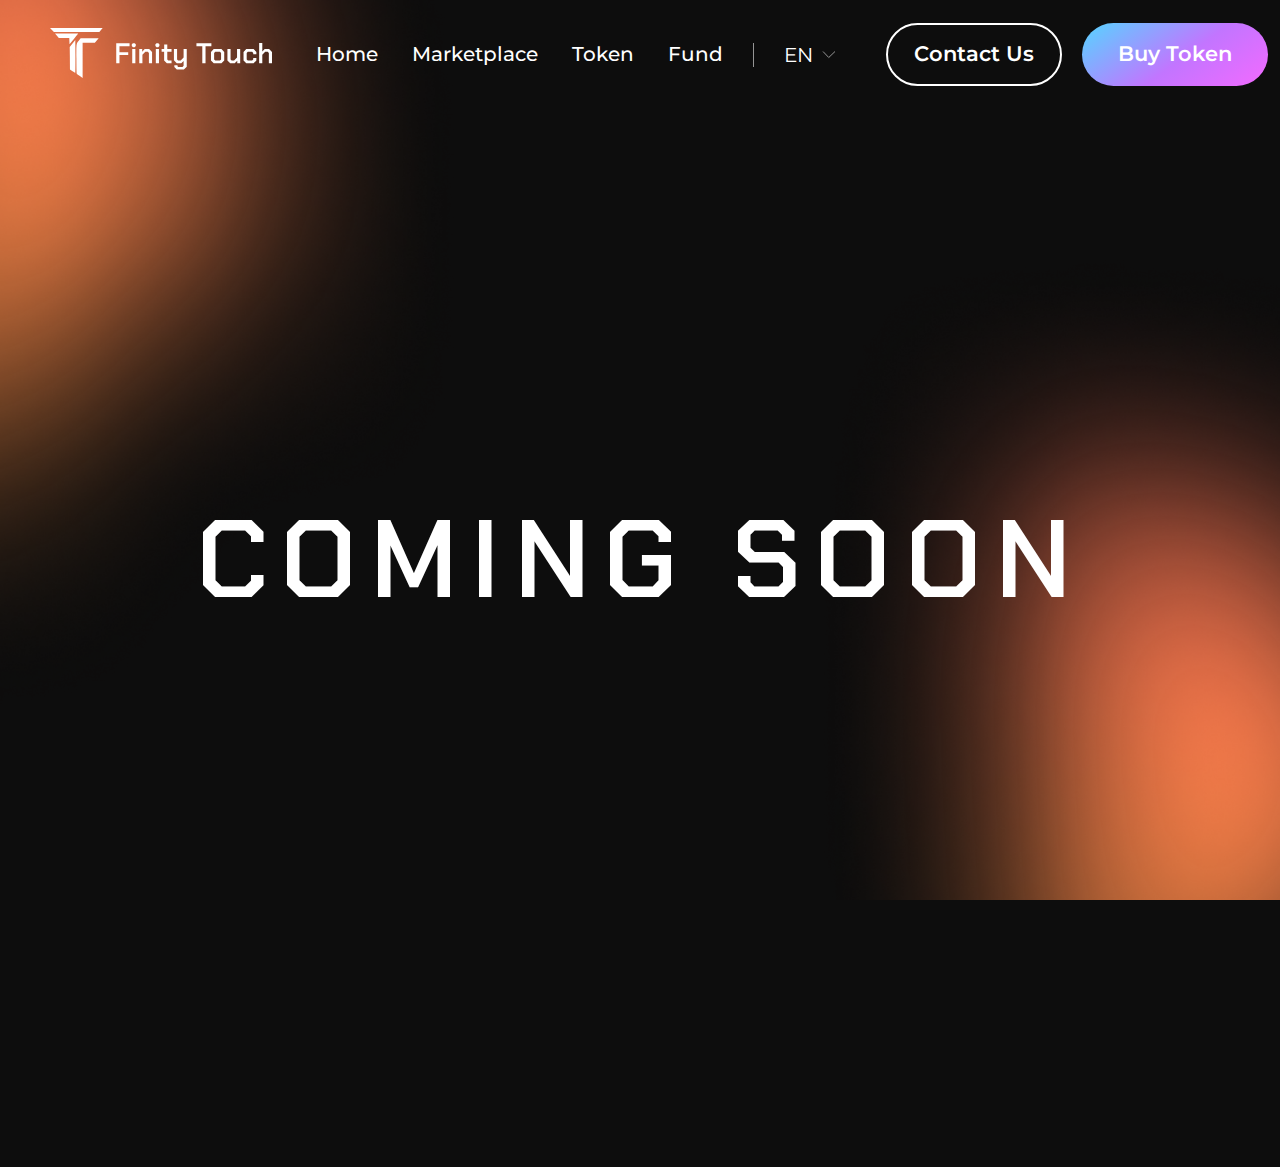
<file: soon.html>
<!DOCTYPE html>
<html lang="en">
<head>
    <meta charset="UTF-8">
    <meta http-equiv="X-UA-Compatible" content="IE=edge" />
    <meta name="viewport" content="width=device-width, initial-scale=1.0">
    <link rel="preconnect" href="https://fonts.googleapis.com">
    <link rel="preconnect" href="https://fonts.gstatic.com" crossorigin>
    <link href="https://fonts.googleapis.com/css2?family=Chakra+Petch:wght@300;400;500;600;700&family=Montserrat:wght@100..900&display=swap" rel="stylesheet">
    <link rel="stylesheet" href="css/main.css">
    <!-- <link rel="icon" href="favicon.png"> -->
    <title>Finity Touch</title>
</head>
<body class="soon-page__body">
    <header class="header" id="header"> 
        <a href="index.html" class="header__logo logo">
            <img src="img/logo.svg" alt="logo" class="logo__icon">
        </a>
        <div class="header__wrap">
            <nav class="header__nav nav">
                <ul class="header__nav-menu nav-menu">
                    <li class="nav-menu__item">
                        <a href="index.html" class="nav-menu__link link">Home</a>
                    </li>
                    <li class="nav-menu__item">
                        <a href="soon.html" class="nav-menu__link link">Marketplace</a>
                    </li>
                    <li class="nav-menu__item">
                        <a href="token.html" class="nav-menu__link link">Token</a>
                    </li>
                    <li class="nav-menu__item">
                        <a href="fund.html" class="nav-menu__link link">Fund</a>
                    </li>
                </ul>
                <button class="nav-menu__lang header__lang link">
                    <span class="lang__text">EN</span>
                    <img src="img/arrow-down.svg" alt="V" class="lang__icon">
                </button>
                <div class="header__burger">
                    <span></span>
                    <span></span>
                    <span></span>
                </div>
            </nav>
            <div class="header__btn">
                <a href="#!" class="btn">Contact Us</a>
                <a href="#!" class="btn btn_color">Buy Token</a>
            </div>
        </div>
    </header>
    <main>
        <section class="soon-page">
            <h1 class="soon-page__title">COMING SOON</h1>
            <img src="img/soon/soon-l.png" alt="" class="soon-page__decor-l">
            <img src="img/soon/soon-r.png" alt="" class="soon-page__decor-r">
        </section>
    </main>
    <script src="js/script.js"></script>
 </body>
 </html>
</file>
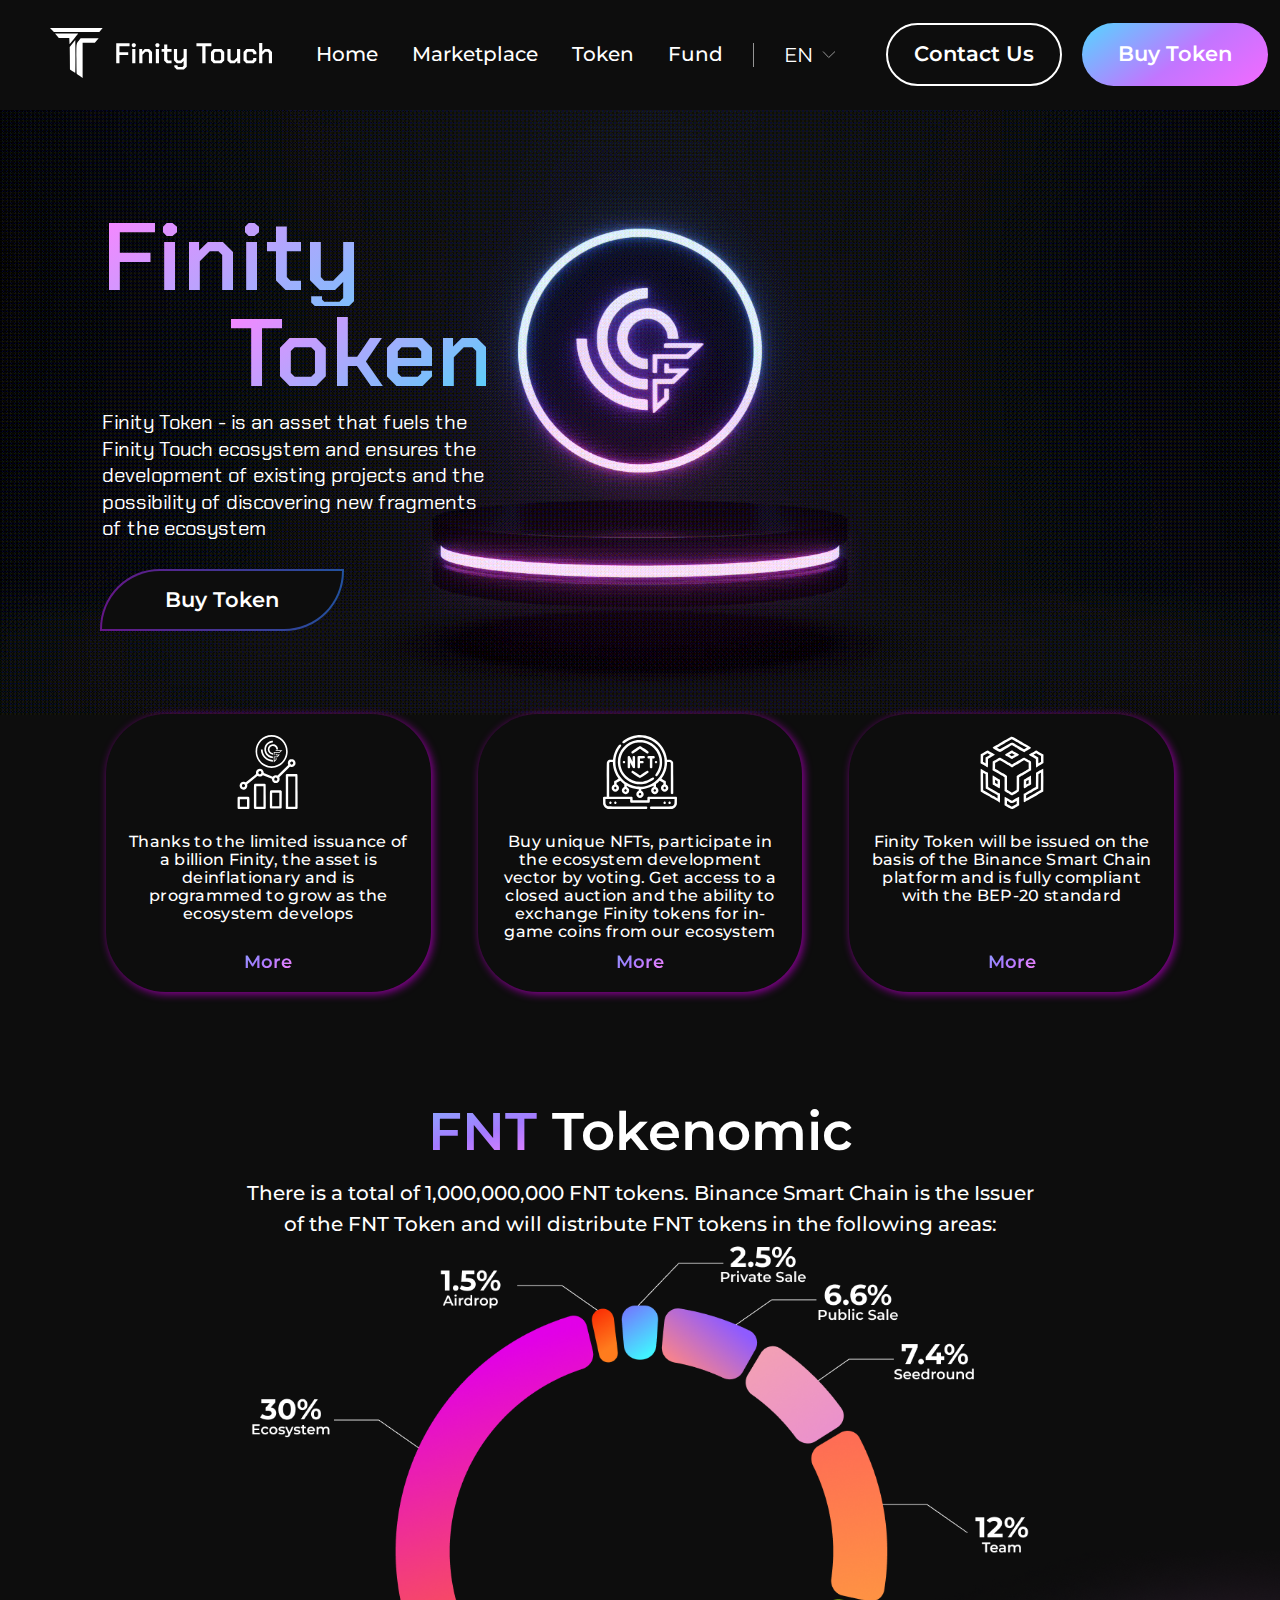
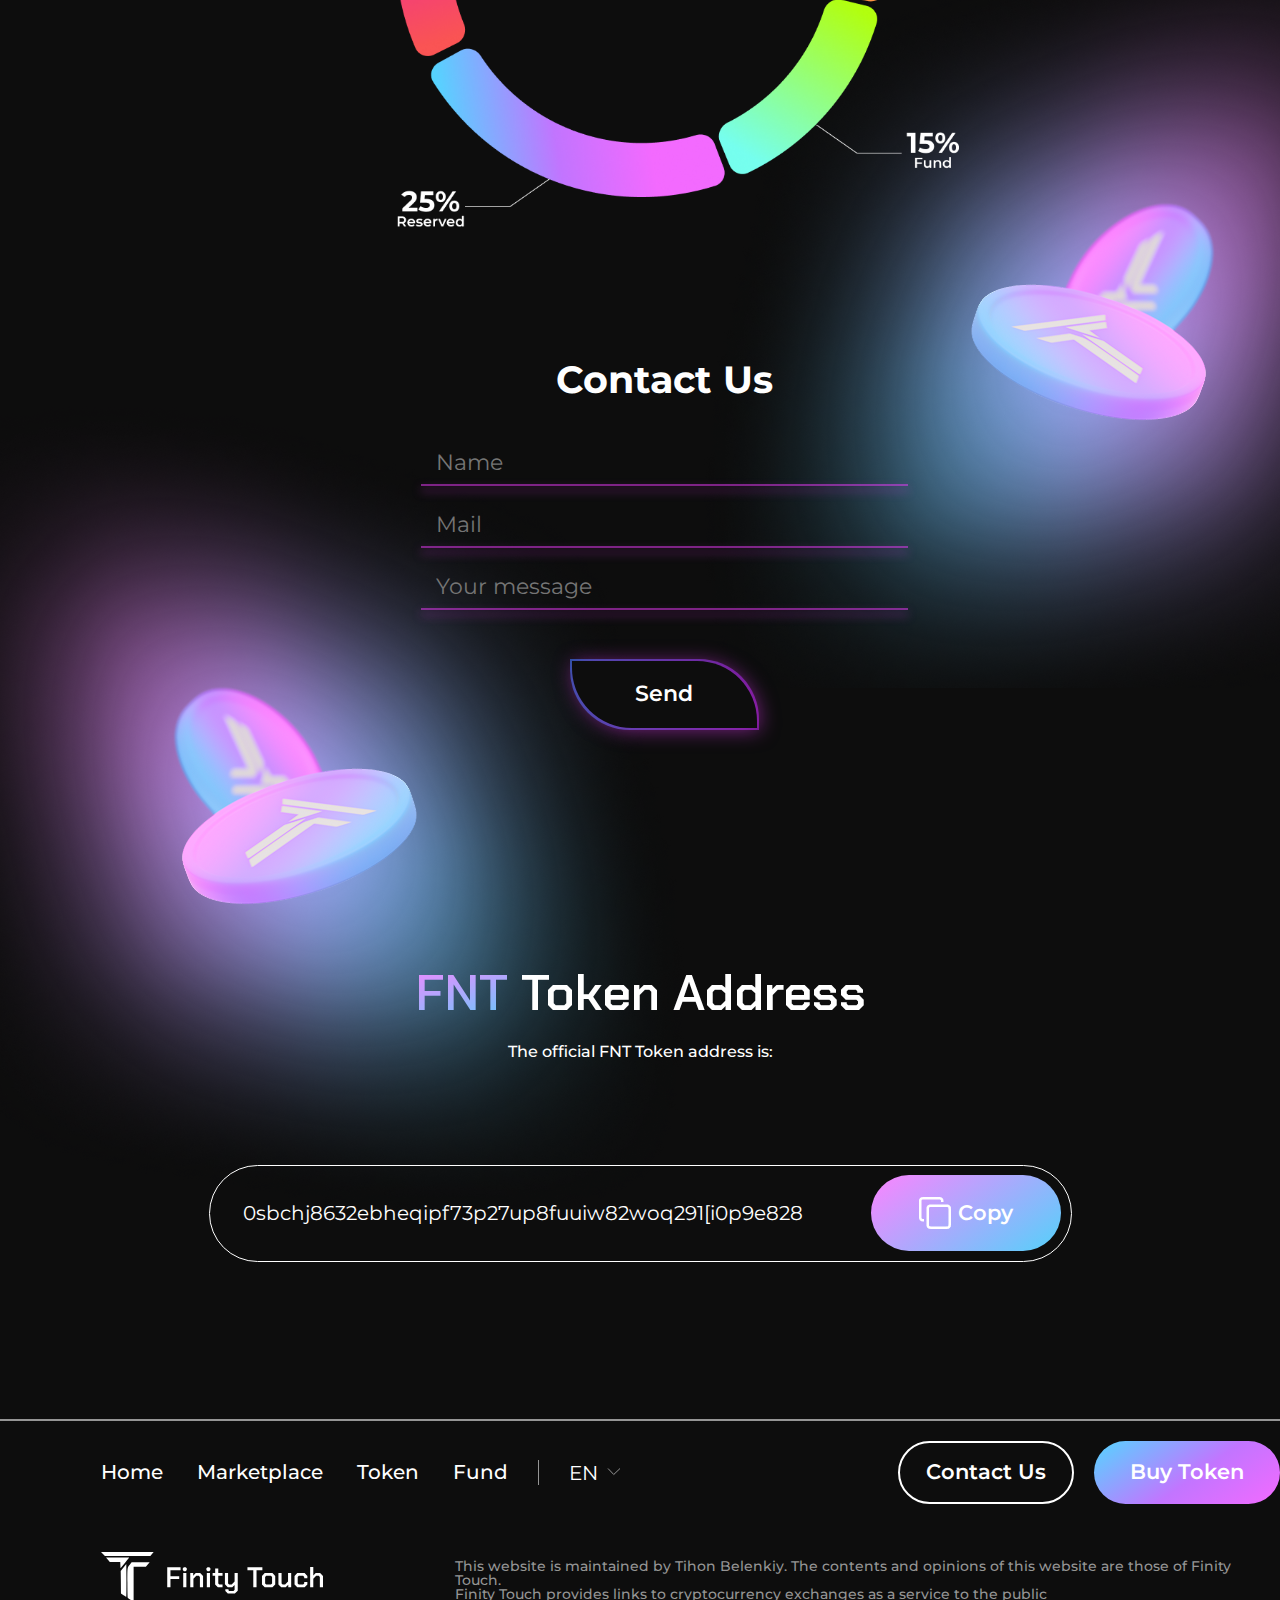
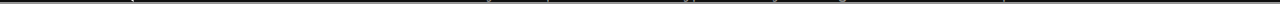
<file: token.html>
<!DOCTYPE html>
<html lang="en">
<head>
    <meta charset="UTF-8">
    <meta http-equiv="X-UA-Compatible" content="IE=edge" />
    <meta name="viewport" content="width=device-width, initial-scale=1.0">
    <link rel="preconnect" href="https://fonts.googleapis.com">
    <link rel="preconnect" href="https://fonts.gstatic.com" crossorigin>
    <link href="https://fonts.googleapis.com/css2?family=Chakra+Petch:wght@300;400;500;600;700&family=Montserrat:wght@100..900&display=swap" rel="stylesheet">
    <link rel="stylesheet" href="css/main.css">
    <title>Finity Touch</title>
</head>
<body>
    <header class="header" id="header-token"> 
            <a href="index.html" class="header__logo logo">
                <img src="img/logo.svg" alt="logo" class="logo__icon">
            </a>
            <div class="header__wrap">
                <nav class="header__nav nav">
                    <ul class="header__nav-menu nav-menu">
                        <li class="nav-menu__item">
                            <a href="index.html" class="nav-menu__link link">Home</a>
                        </li>
                        <li class="nav-menu__item">
                            <a href="soon.html" class="nav-menu__link link">Marketplace</a>
                        </li>
                        <li class="nav-menu__item">
                            <a href="token.html" class="nav-menu__link link">Token</a>
                        </li>
                        <li class="nav-menu__item">
                            <a href="fund.html" class="nav-menu__link link">Fund</a>
                        </li>
                    </ul>
                    <button class="nav-menu__lang header__lang link">
                        <span class="lang__text">EN</span>
                        <img src="img/arrow-down.svg" alt="V" class="lang__icon">
                    </button>
                    <div class="header__burger">
                        <span></span>
                        <span></span>
                        <span></span>
                    </div>
                </nav>
                <div class="header__btn">
                    <a href="#!" class="btn">Contact Us</a>
                    <a href="#!" class="btn btn_color">Buy Token</a>
                </div>
            </div>
    </header>
    <main class="main">
        <section class="finity">
            <img src="img/token/finity-token.png" alt="" class="finity__img">
            <div class="container">
                <div class="finity__wrap">
                    <h1 class="finity__title">
                        <span class="finity__title-item">Finity</span>
                        <span class="finity__title-item">Token</span>
                    </h1>
                    <p class="finity__text">
                        Finity Token - is an asset that fuels the Finity Touch ecosystem and ensures the development of 
                        existing projects and the possibility of discovering new fragments of the ecosystem
                    </p>
                    <a href="#!" class="finity__btn btn btn-grad _violet-blue">
                        Buy Token
                    </a>
                </div>
            </div>
        </section>
        <section class="idea idea-token container">
            <div class="idea__row idea-token__row">
                <div class="idea-token__block idea__block idea-block">
                    <img src="img/token/idea-token/idea-token-1.svg" alt="icon" class="idea-block__icon">
                    <p class="idea-block__text">
                        Thanks to the limited issuance of a billion Finity, the asset is deinflationary 
                        and is programmed to grow as the ecosystem develops
                    </p>
                    <a href="#!" class="idea-block__link">More</a>
                </div>
                <div class="idea-token__block idea__block idea-block">
                    <img src="img/token/idea-token/idea-token-2.svg" alt="icon" class="idea-block__icon">
                    <p class="idea-block__text">
                        Buy unique NFTs, participate in the ecosystem development vector by voting. 
                        Get access to a closed auction and the ability to exchange Finity tokens for in-game coins from our ecosystem
                    </p>
                    <a href="#!" class="idea-block__link">More</a>
                </div>
                <div class="idea-token__block idea__block idea-block">
                    <img src="img/token/idea-token/idea-token-3.svg" alt="icon" class="idea-block__icon">
                    <p class="idea-block__text">
                        Finity Token will be issued on the basis of the Binance Smart Chain platform and is fully compliant with the BEP-20 standard
                    </p>
                    <a href="#!" class="idea-block__link">More</a>
                </div>
            </div>
        </section>
        <section class="tokenomic-token container">
            <h2 class="tokenomic-token__title">
                <span class="tokenomic-token__title_color">FNT </span>Tokenomic
            </h2>
            <p class="tokenomic-token__text">
                There is a total of 1,000,000,000 FNT tokens. Binance Smart 
                Chain is the Issuer of the FNT Token and will distribute FNT tokens in the following areas:
            </p>
            <picture>
                <source srcset="img/token/tokenomic-smal.png" media="(max-width: 800px)" >
                <img src="img/token/tokenomic.png" loading="lazy" alt="Tocemonic"  class="tokenomic-token__img">
            </picture>
        </section>
        <section class="road-token container"> 

        </section>
        <section class="contact">
            <img src="img/main/coin-2-0.png" loading="lazy" alt="Coin" class="contact-token__img-left">
            <form action="#!" name="contactUs" class="contact__block">
                <fieldset class="contact__form form">
                    <h2 class="form__title">Contact Us</h2>
                    <input type="text" placeholder="Name" class="form__text" maxlength="30">
                    <div class="form__line"></div>
                    <input type="email" placeholder="Mail" class="form__text" maxlength="35">
                    <div class="form__line"></div>
                    <input type="text" placeholder="Your message" class="form__text">
                    <div class="form__line"></div>
                    <a href="#!" class="form__btn btn btn-grad _violet">Send</a>
                </fieldset>
            </form>
            <img src="img/main/coin-2.png" loading="lazy" alt="Coin" class="contact-token__img-right">
        </section>
        <section class="addres-token container display-none"> 
            <h2 class="addres-token__title">
                <span class="addres-token__title_color">FNT </span>Token Address
            </h2>
            <p class="addres-token__text">
                The official FNT Token address is:
            </p>
            <div class="addres-token__wrap">
                <p class="addres-token__number">
                    0sbchj8632ebheqipf73p27up8fuuiw82woq291[i0p9e828
                </p>
                <a href="#!" class="addres-token__btn btn btn_colo">
                    <img src="img/token/btn-token-img.png" alt="">
                    <span>Copy</span>   
                </a>
            </div>
        </section>
    </main>
    <footer class="footer footer-token__border" id="footer-token">
        <div class="footer__wrap">
                <div class="footer__nav nav">
                    <ul class="footer__nav-menu nav-menu">
                        <li class="menu__item">
                            <a href="index.html" class="nav-menu__link link">Home</a>
                        </li>
                        <li class="menu__item">
                            <a href="soon.html" class="menu__link link">Marketplace</a>
                        </li>
                        <li class="menu__item">
                            <a href="token.html" class="menu__link link">Token</a>
                        </li>
                        <li class="menu__item">
                            <a href="fund.html" class="menu__link link">Fund</a>
                        </li>
                    </ul>
                    <button class="nav-menu__lang link">
                        <span class="lang__text">EN</span>
                        <img src="img/arrow-down.svg" alt="V" class="lang__icon">
                    </button>
                </div>
                <div class="footer__btn">
                    <a href="#!" class="btn">Contact Us</a>
                    <a href="#!" class="btn btn_color">Buy Token</a>
                </div>
                <a href="index.html" class="footer__logo logo">
                    <img src="img/logo.svg" alt="logo" class="logo__icon">
                </a>
                <div class="footer__text">
                    <p>
                        This website is maintained by Tihon Belenkiy. The contents and opinions of this website are those of Finity Touch. 
                    <p> 
                        Finity Touch provides links to cryptocurrency exchanges as a service to the public
                    </p>
                </div>
        </div>
        <img src="img/main/coin-footer.png" alt="Coin" class="footer__img">
    </footer>
    <script src="js/script.js"></script>
</body>

</html>
</file>
<file: css/main.css>
* {
  padding: 0;
  margin: 0;
  border: 0;
}

*, *:before, *:after {
  box-sizing: border-box;
}

:focus, :active {
  outline: none;
}

a:focus, a:active {
  outline: none;
}

a {
  color: inherit;
  font-family: inherit;
  font-size: inherit;
}

nav, footer, header, aside {
  display: block;
}

html, body {
  height: 100%;
  width: 100%;
  font-size: 100%;
  line-height: 1;
  font-size: 14px;
  -ms-text-size-adjust: 100%;
  -moz-text-size-adjust: 100%;
  -webkit-text-size-adjust: 100%;
}

input, button, textarea {
  font-family: inherit;
  font-size: inherit;
  color: inherit;
}

input::-ms-clear {
  display: none;
}

button {
  cursor: pointer;
  background-color: transparent;
}

button::-moz-focus-inner {
  padding: 0;
  border: 0;
}

a, a:visited {
  text-decoration: none;
}

a:hover {
  text-decoration: none;
}

ul li {
  list-style: none;
}

img {
  vertical-align: top;
}

h1, h2, h3, h4, h5, h6, p {
  font-size: inherit;
  font-weight: inherit;
}

:root {
  --font-family: "Montserrat", sans-serif;
  --second-family: "Chakra Petch", sans-serif;
}

body {
  font-family: var(--font-family);
  font-weight: 500;
  background: #0d0d0d;
  color: #fff;
  max-width: 1920px;
  margin: 0 auto;
}

.container {
  padding: 0 clamp(15px, -9.265rem + 18.14vw, 200px);
}

.btn {
  display: flex;
  align-items: center;
  justify-content: center;
  font-weight: 600;
  font-size: calc(19px + 3 * (100vw - 320px) / 1600);
  border: 2px solid #fff;
  border-radius: 50px;
  height: 63px;
  width: calc(149px + 46 * (100vw - 320px) / 1600);
  max-width: 195px;
  min-width: 149px;
  transition: all 0.3s ease;
}

.btn_color {
  border-width: 0;
  width: calc(149px + 61 * (100vw - 320px) / 1600);
  max-width: 210px;
  background: linear-gradient(144deg, #54d6ff 0%, #c275ff 54.69%, #f36aff 100%);
}

.btn_white {
  border: 2px solid #fff;
  border-radius: 50px 0;
  width: 133px;
  min-width: 133px;
}

.btn_arrow-down {
  margin-left: 10px;
}

.btn-grad {
  border-radius: 60px 0;
  font-size: calc(15px + 12 * (100vw - 320px) / 1600);
  width: calc(168px + 122 * (100vw - 320px) / 1600);
  max-width: 290px;
  min-width: 168px;
  height: 73px;
  border: none;
  position: relative;
  background: #0d0d0d;
  gap: 15px;
}
.btn-grad::after {
  content: "";
  position: absolute;
  height: 107%;
  width: 102%;
  border-radius: 60px 0;
  background: linear-gradient(to bottom, #b2ff0f, #76ffef);
  z-index: -1;
}

.form__btn {
  border-radius: 0 60px;
  box-shadow: 2px 2px 20px 0 rgba(239, 57, 255, 0.5);
  width: calc(133px + 87 * (100vw - 320px) / 1600);
  min-width: 133px;
  height: 67px;
  margin: 0 auto;
  margin-top: clamp(29px, 0.863rem + 3.04vw, 60px);
  border-radius: 0 60px;
}
.form__btn::after {
  border-radius: 0 60px;
}

._violet::after {
  background: linear-gradient(to right, rgb(34, 82, 158), rgb(101, 22, 135));
}

._violet-blue::after {
  background: linear-gradient(to right, rgb(101, 22, 135), rgb(34, 82, 158));
}

._orange::after {
  background: linear-gradient(145deg, #fb6b54 0%, #ff9344 100%);
}

.btn:focus-visible, .btn:hover {
  background: #4f96b5;
}

.btn:active {
  color: #000;
}

.link:focus-visible, .link:hover {
  text-decoration-line: underline;
}

.link:active {
  color: #d561d7;
}

.idea-block__link:hover, .idea-block__link:focus-visible {
  background: greenyellow;
  background-clip: text;
  -webkit-background-clip: text;
  -webkit-text-fill-color: transparent;
}
.idea-block__link:active {
  background: rgb(234, 37, 224);
  background-clip: text;
  -webkit-background-clip: text;
  -webkit-text-fill-color: transparent;
}

.header {
  display: flex;
  justify-content: space-between;
  font-size: calc(16px + 6 * (100vw - 320px) / 1600);
  padding: 23px clamp(12px, 0.505rem + 0.78vw, 10px) clamp(12px, -0.173rem + 2.05vw, 28px) clamp(12px, -0.721rem + 4.71vw, 60px);
}
.header__logo {
  padding-top: 5px;
}
.header__wrap {
  display: flex;
}
.header__btn {
  display: flex;
  gap: 20px;
  margin-left: 50px;
}

.logo__icon {
  width: calc(120px + 169 * (100vw - 320px) / 1600);
  min-width: 120px;
}

.nav {
  display: flex;
  align-items: center;
}

.nav-menu {
  display: flex;
  justify-content: space-between;
  align-items: center;
  gap: clamp(20px, 0.637rem + 1.96vw, 40px);
}
.nav-menu__lang {
  display: flex;
  justify-content: space-between;
  align-items: center;
  margin-left: clamp(20px, 0.947rem + 1.29vw, 40px);
  padding-left: clamp(20px, 0.947rem + 1.29vw, 40px);
  border-left: 1px solid #959595;
}

.lang__icon {
  margin-left: 9px;
  width: 14px;
}

main {
  display: flex;
  flex-direction: column;
  padding-bottom: clamp(60px, -3.113rem + 15.69vw, 220px);
}

.about {
  margin-top: 110px;
  margin-top: clamp(20px, -2.167rem + 6.67vw, 90px);
  display: flex;
  justify-content: space-between;
  order: -1;
}
.about__block {
  width: calc(310px + 535 * (100vw - 320px) / 1600);
  margin-left: clamp(-10px, -0.931rem + 0.98vw, 0px);
}
.about__title {
  font-family: var(--second-family);
  font-weight: 600;
  font-size: calc(55px + 92 * (100vw - 320px) / 1600);
  background: linear-gradient(144deg, #54d6ff 0%, #c275ff 54.69%, #f36aff 100%);
  background-clip: text;
  -webkit-background-clip: text;
  -webkit-text-fill-color: transparent;
  margin-top: 20px;
  white-space: nowrap;
}
.about__text {
  font-size: calc(22px + 26 * (100vw - 320px) / 1600);
  margin-top: clamp(11px, -1.533rem + 4.33vw, 50px);
  line-height: 1.1em;
}
.about__text-sub {
  font-weight: 400;
  font-size: calc(20px + 17 * (100vw - 320px) / 1600);
  color: #959595;
  margin-top: clamp(11px, -0.508rem + 2.33vw, 32px);
  line-height: 1.15em;
}
.about__btn {
  display: flex;
  gap: 20px;
  margin-top: clamp(11px, -1.135rem + 3.56vw, 43px);
}
.about__icon {
  mix-blend-mode: screen;
  width: calc(245px + 400 * (100vw - 320px) / 1600);
  max-width: 645px;
  min-width: 245px;
}

.idea {
  margin-top: 100px;
}
.idea__row {
  margin-top: 50px;
  display: flex;
  flex-wrap: wrap;
  justify-content: space-around;
  gap: 40px;
  margin-bottom: 20px;
}
.idea__title {
  font-family: var(--second-family);
  font-weight: 700;
  font-size: calc(24px + 36 * (100vw - 320px) / 1600);
  margin-left: 26.5%;
}
.idea__title_color {
  background: linear-gradient(144deg, #54d6ff 0%, #c275ff 54.69%, #f36aff 100%);
  background-clip: text;
  -webkit-background-clip: text;
  -webkit-text-fill-color: transparent;
}

.idea-block {
  border-radius: 60px;
  box-shadow: 2px 2px 9px 0 #91009d;
  background: #0d0d0d;
  min-width: 310px;
  width: clamp(238px, 11.75rem + 10vw, 340px);
  display: flex;
  flex-direction: column;
  align-items: center;
  padding: clamp(15px, 0.631rem + 0.98vw, 25px);
}
.idea-block__icon {
  display: block;
  width: calc(50px + 40 * (100vw - 320px) / 1600);
  min-width: 50px;
}
.idea-block__title {
  font-weight: 600;
  font-size: calc(16px + 12 * (100vw - 320px) / 1600);
  margin-top: 13px;
}
.idea-block__text {
  font-size: calc(12px + 6 * (100vw - 320px) / 1600);
  letter-spacing: 0.02em;
  text-align: center;
  margin-top: 24px;
  line-height: 1.15em;
}
.idea-block__link {
  font-weight: 600;
  font-size: calc(15px + 5 * (100vw - 320px) / 1600);
  background: linear-gradient(144deg, #86affe 0%, #a57aff 50.78%, #fb84ff 100%);
  background-clip: text;
  -webkit-background-clip: text;
  -webkit-text-fill-color: transparent;
  margin-top: auto;
  padding-top: 12px;
}

.row {
  display: flex;
  gap: 60px;
}
.row__icon {
  mix-blend-mode: screen;
  width: calc(350px + 506 * (100vw - 320px) / 1600);
  margin-left: -50px;
}
.grant__row {
  margin-top: clamp(30px, -3.333rem + 16.67vw, 200px);
  gap: 60px;
  position: relative;
}
.grant__column {
  margin-left: calc(-20px + -60 * (100vw - 320px) / 1600);
  margin-top: 2%;
}
.grant__decor {
  display: block;
  position: absolute;
  right: 0;
  top: -150px;
  z-index: -1;
  width: calc(163px + 293 * (100vw - 320px) / 1600);
}

.games__row {
  margin-top: clamp(30px, -0.882rem + 8.82vw, 120px);
  align-items: center;
  position: relative;
}
.games__column {
  margin-right: calc(-20px + -20 * (100vw - 320px) / 1600);
}
.games__icon {
  margin-left: auto;
  margin-right: -50px;
}
.games__decor {
  display: block;
  position: absolute;
  left: 0;
  top: -120px;
  z-index: -1;
  width: calc(163px + 293 * (100vw - 320px) / 1600);
}

.market__row {
  margin-top: clamp(30px, -0.27rem + 6.86vw, 100px);
  align-items: center;
  position: relative;
}
.market__decor {
  display: block;
  position: absolute;
  right: 0;
  top: -200px;
  z-index: -1;
  width: calc(163px + 293 * (100vw - 320px) / 1600);
}

.column__wrap {
  position: relative;
  padding: clamp(10px, 0.012rem + 1.96vw, 20px) 0 clamp(20px, 0.025rem + 3.92vw, 60px) clamp(20px, 0.484rem + 2.45vw, 45px);
}
.column__angle-bottom-left {
  position: absolute;
  bottom: 0;
  left: 0;
}
.column__angle-top-right {
  position: absolute;
  top: 0;
  right: 0;
}
.column__title {
  font-family: var(--second-family);
  font-weight: 600;
  font-size: calc(30px + 55 * (100vw - 320px) / 1600);
  letter-spacing: -0.02em;
  line-height: 1.35em;
}
.column__text {
  font-size: calc(13px + 12 * (100vw - 320px) / 1600);
  letter-spacing: 0.03em;
  margin-top: clamp(10px, 0.319rem + 0.98vw, 20px);
  margin-left: 10px;
  line-height: 1.2em;
}
.column_green {
  background: linear-gradient(149deg, #b2ff0f 0%, #76ffef 100%);
  background-clip: text;
  -webkit-background-clip: text;
  -webkit-text-fill-color: transparent;
}
.column_blue {
  background: linear-gradient(146deg, #7673ff 0%, #42f4ff 100%);
  background-clip: text;
  -webkit-background-clip: text;
  -webkit-text-fill-color: transparent;
}
.column_orange {
  background: linear-gradient(145deg, #ff6c56 0%, #ff9344 100%);
  background-clip: text;
  -webkit-background-clip: text;
  -webkit-text-fill-color: transparent;
}
.column__bottom {
  display: flex;
  justify-content: space-between;
}
.column__btn {
  margin-top: auto;
}
.column__bottom-wrap {
  display: flex;
  flex-grow: 1;
}
.column__bottom-line {
  border-bottom: 2px solid #fff;
  border-top: 2px dashed #fff;
  margin-top: auto;
  flex-grow: 1;
  height: 20px;
}
.column__bottom-text {
  writing-mode: vertical-rl;
  font-weight: 400;
  font-size: calc(8px + 9 * (100vw - 320px) / 1600);
  margin-left: 15px;
}

.team {
  margin-top: clamp(115px, 5.196rem + 6.37vw, 180px);
  position: relative;
}
.team__title {
  font-family: var(--second-family);
  font-weight: 700;
  font-size: calc(30px + 30 * (100vw - 320px) / 1600);
  text-align: center;
}
.team__row {
  display: flex;
  justify-content: center;
  align-items: center;
  gap: clamp(10px, -0.509rem + 3.63vw, 47px);
  flex-wrap: wrap;
  margin-top: clamp(23px, 0.61rem + 2.65vw, 50px);
}
.team__btn {
  margin: 0 auto;
  margin-top: clamp(25px, 0.031rem + 4.9vw, 75px);
}
.team__decor-l {
  display: block;
  position: absolute;
  left: 0;
  top: -320px;
  z-index: -1;
  width: calc(330px + 560 * (100vw - 320px) / 1600);
}
.team__decor-r {
  display: block;
  position: absolute;
  right: 0;
  z-index: -1;
  width: calc(325px + 635 * (100vw - 320px) / 1600);
}

.team-card {
  border-radius: 10px;
  box-shadow: 2px 2px 9px 0 #91009d;
  background: #0d0d0d;
  width: calc(130px + 150 * (100vw - 320px) / 1600);
  height: calc(200px + 226 * (100vw - 320px) / 1600);
  min-width: 130px;
  min-height: 200px;
  overflow: hidden;
  display: flex;
  flex-direction: column;
  padding-bottom: clamp(10px, 0.319rem + 0.98vw, 20px);
}
.team-card__img {
  width: 100%;
}
.team-card__about {
  padding: 0 10px;
}
.team-card__title {
  font-size: calc(12px + 11 * (100vw - 320px) / 1600);
  font-weight: 600;
  text-align: center;
  margin-top: clamp(8px, 0.194rem + 0.98vw, 18px);
}
.team-card__position {
  display: block;
  font-size: calc(9px + 5 * (100vw - 320px) / 1600);
  text-align: center;
  margin-top: clamp(4px, 0.036rem + 0.69vw, 11px);
}
.team-card__social {
  margin-top: auto;
  display: flex;
  justify-content: center;
  gap: clamp(0.75rem, 0.505rem + 0.78vw, 1.25rem);
}
.team-card__social-icon {
  width: calc(12px + 7 * (100vw - 320px) / 1600);
  min-width: 9px;
}

.partners {
  display: flex;
  align-items: center;
  flex-wrap: nowrap;
  overflow: hidden;
  margin-top: clamp(22px, 0.487rem + 2.84vw, 51px);
}
.partners__content {
  display: flex;
  animation: run-line 30s linear infinite;
}
.partners__logo {
  white-space: nowrap;
}

@keyframes run-line {
  0% {
    transform: translateX(0%);
  }
  100% {
    transform: translateX(-100%);
  }
}
.question {
  display: flex;
  margin-top: clamp(70px, 1.311rem + 9.8vw, 170px);
}
.question__title {
  font-family: var(--second-family);
  font-weight: 700;
  line-height: 1.2em;
  font-size: calc(30px + 30 * (100vw - 320px) / 1600);
  letter-spacing: 0.02em;
  text-align: center;
  background: linear-gradient(144deg, #ffb78f 0%, #db73ff 100%);
  background-clip: text;
  -webkit-background-clip: text;
  -webkit-text-fill-color: transparent;
}
.question__img {
  display: block;
  margin: 0 auto;
  width: calc(340px + 392 * (100vw - 320px) / 1600);
  max-width: 732px;
  min-width: 340px;
  mix-blend-mode: screen;
}
.question__accordion {
  padding-top: 10px;
}

.accordion__wrap {
  margin-top: clamp(10px, 0.012rem + 1.96vw, 30px);
  box-shadow: 2px 2px 20px 0 rgba(239, 57, 255, 0.3);
  background: #0d0d0d;
  border-radius: 10px;
  padding-bottom: 15px;
}
.accordion__wrap:first-child {
  margin-top: 0;
}
.accordion__title {
  font-size: calc(14px + 14 * (100vw - 320px) / 1600);
}
.accordion__text {
  font-size: calc(12px + 7 * (100vw - 320px) / 1600);
  line-height: 1.8em;
  color: #959595;
  font-weight: 400;
  max-height: 0;
  overflow: hidden;
  margin: clamp(16px, 0.877rem + 0.39vw, 20px) 10px 0 10px;
}
.accordion__btn {
  display: flex;
  justify-content: space-between;
  padding: 30px 28px 0 20px;
}

.follow {
  margin-top: clamp(55px, -0.453rem + 12.45vw, 182px);
}
.follow__title {
  font-family: var(--second-family);
  font-weight: 700;
  font-size: calc(21px + 39 * (100vw - 320px) / 1600);
  text-align: center;
}
.follow__img {
  width: calc(304px + 931 * (100vw - 320px) / 1600);
  max-width: 1235px;
  min-width: 304px;
  display: block;
  margin: 0 auto;
  margin-top: clamp(45px, 0.944rem + 5.98vw, 106px);
}

.contact {
  display: flex;
  justify-content: center;
  margin-top: clamp(97px, -24.133rem + 36.6vw, 280px);
  position: relative;
}
.contact__img-left {
  display: block;
  width: calc(540px + 320 * (100vw - 320px) / 1600);
  position: absolute;
  z-index: -1;
  bottom: -14%;
  left: calc(-220px + 100 * (100vw - 320px) / 1600);
}
.contact__img-right {
  width: calc(540px + 60 * (100vw - 320px) / 1600);
  position: absolute;
  z-index: -1;
  top: -5%;
  right: 0;
}

.form {
  width: calc(300px + 312 * (100vw - 320px) / 1600);
  min-width: 300px;
  margin-left: 5%;
}
.form__title {
  font-weight: 700;
  font-size: calc(21px + 29 * (100vw - 320px) / 1600);
  text-align: center;
  margin-bottom: 50px;
}
.form__text {
  font-size: calc(13px + 15 * (100vw - 320px) / 1600);
  color: #959595;
  background: inherit;
  margin-top: 25px;
  width: 97%;
  display: block;
  margin-left: 15px;
}
.form__line {
  width: 100%;
  border-bottom: 2px solid rgba(239, 57, 255, 0.5);
  box-shadow: 0 5px 10px 0 rgba(239, 57, 255, 0.5);
  margin-top: 8px;
}

.footer {
  display: flex;
  align-items: center;
  gap: clamp(10px, -2.347rem + 9.51vw, 50px);
  overflow: hidden;
}
.footer__wrap {
  display: grid;
  grid-template-columns: repeat(10, 1fr);
  grid-row-gap: clamp(24px, 0.458rem + 3.33vw, 48px);
  flex-grow: 1;
  margin-left: clamp(10px, -2.806rem + 10.98vw, 112px);
}
.footer__nav {
  grid-column: 1/5;
  grid-row: 1/2;
  font-size: calc(18px + 4 * (100vw - 320px) / 1600);
}
.footer__btn {
  display: flex;
  gap: 20px;
  grid-column: 7/11;
  grid-row: 1/2;
  justify-self: end;
}
.footer__logo {
  width: calc(120px + 134 * (100vw - 320px) / 1600);
  min-width: 120px;
  max-width: 254px;
  grid-column: 1/3;
  grid-row: 2/3;
}
.footer__text {
  font-size: calc(9px + 8 * (100vw - 320px) / 1600);
  color: #959595;
  grid-column: 4/11;
  grid-row: 2/3;
  align-self: end;
  justify-self: end;
}
.footer__img {
  display: block;
  width: 260px;
  height: 220px;
}

.footer-token__border {
  border-top: 2px solid #959595;
  border-bottom: 2px solid #959595;
}

.finity {
  position: relative;
  z-index: -100;
}
.finity__img {
  position: relative;
  z-index: -1;
  width: 100%;
/*   margin-top: -120px; */
}
.finity__wrap {
  position: absolute;
  top: 0;
  width: 30%;
  margin-top: 7.8%;
}
.finity__title {
  font-family: var(--second-family);
  font-weight: 600;
  font-size: calc(60px + 60 * (100vw - 320px) / 1600);
}
.finity__title-item {
  display: block;
  background: linear-gradient(144deg, #fc84ff 0%, #54d1fa 100%);
  background-clip: text;
  -webkit-background-clip: text;
  -webkit-text-fill-color: transparent;
}
.finity__title-item:last-child {
  margin-left: 33%;
}
.finity__text {
  font-family: var(--second-family);
  font-weight: 400;
  font-size: calc(18px + 4 * (100vw - 320px) / 1600);
  margin-top: 2%;
  line-height: 1.3em;
}
.finity__btn {
  width: calc(209px + 51 * (100vw - 320px) / 1600);
  font-size: calc(20px + 2 * (100vw - 320px) / 1600);
  margin-top: 7.5%;
  height: calc(52px + 11 * (100vw - 320px) / 1600);
}

.idea-token {
  margin-top: -4%;
}
.idea-token__block {
  width: calc(110px + 358 * (100vw - 320px) / 1600);
  min-width: 310px;
  max-width: 480px;
}

.tokenomic-token {
  text-align: center;
  margin-top: clamp(80px, -9.025rem + 17vw, 165px);
}
.tokenomic-token__title {
  font-weight: 600;
  font-size: calc(30px + 39 * (100vw - 320px) / 1600);
}
.tokenomic-token__title_color {
  background: linear-gradient(164deg, #86affe 0%, #a57aff 50.78%, #fb84ff 100%);
  background-clip: text;
  -webkit-background-clip: text;
  -webkit-text-fill-color: transparent;
}
.tokenomic-token__text {
  font-size: calc(12px + 13 * (100vw - 320px) / 1600);
  line-height: 1.55em;
  margin: 21px auto 0 auto;
  width: calc(300px + 850 * (100vw - 320px) / 1600);
  max-width: 1150px;
}
.tokenomic-token__img {
  width: calc(313px + 774 * (100vw - 320px) / 1600);
  max-width: 1087px;
}

.contact-token__img-left {
  transform: scaleX(-1);
  position: absolute;
  z-index: -1;
  top: 4%;
  left: calc(-180px + 100 * (100vw - 320px) / 1600);
}
.contact-token__img-right {
  position: absolute;
  z-index: -1;
  bottom: 11%;
  right: 0;
}

.addres-token {
  margin: 240px auto 0 auto;
  text-align: center;
}
.addres-token__title {
  font-family: var(--second-family);
  font-weight: 600;
  font-size: calc(30px + 34 * (100vw - 320px) / 1600);
}
.addres-token__title_color {
  background: linear-gradient(163deg, #fc84ff 0%, #54d1fa 100%);
  background-clip: text;
  -webkit-background-clip: text;
  -webkit-text-fill-color: transparent;
}
.addres-token__text {
  font-size: calc(12px + 7 * (100vw - 320px) / 1600);
  margin-top: 25px;
}
.addres-token__wrap {
  border: 1px solid #fff;
  border-radius: 50px;
  width: 863px;
  height: 97px;
  display: flex;
  align-items: center;
  justify-content: space-between;
  padding: 0 10px 0 33px;
  margin-top: 105px;
}
.addres-token__number {
  font-weight: 400;
  font-size: 20px;
}
.addres-token__btn {
  background: linear-gradient(144deg, #fc84ff 0%, #54d1fa 100%);
  border-radius: 50px;
  border-width: 0;
  width: 190px;
  height: 76px;
}
.addres-token__btn img {
  margin-right: 7px;
}

.finity-fund__title-item {
  background: linear-gradient(149deg, #b2ff0f 0%, #76ffef 100%);
  background-clip: text;
  -webkit-background-clip: text;
  -webkit-text-fill-color: transparent;
}

.idea-fund {
  margin-top: -4%;
}
.idea-fund__block {
  box-shadow: 2px 2px 9px 0 #169d00;
  width: calc(110px + 358 * (100vw - 320px) / 1600);
  min-width: 310px;
  max-width: 480px;
}

.question-fund__title {
  background: linear-gradient(149deg, #b2ff0f 0%, #76ffef 100%);
  background-clip: text;
  -webkit-background-clip: text;
  -webkit-text-fill-color: transparent;
}

.accordion-fund__wrap {
  box-shadow: 2px 2px 20px 0 rgba(85, 255, 57, 0.5);
}

.contact-fund__btn a {
  box-shadow: 2px 2px 24px 0 rgba(239, 57, 255, 0.5);
}

.contact-fund {
  position: relative;
}
.contact-fund__block {
  display: flex;
  flex-direction: column;
  align-items: center;
}
.contact-fund__wrap {
  position: relative;
  padding: 50px;
  padding: clamp(25px, -2.563rem + 5vw, 50px);
  margin-top: clamp(67px, -19.846rem + 34.33vw, 273px);
}
.contact-fund__title {
  font-family: var(--font-family);
  font-weight: 700;
  font-size: 50px;
}
.contact-fund__btn {
  margin-top: clamp(84px, 0.135rem + 6.2vw, 115px);
  margin-left: -7%;
  display: flex;
  justify-content: center;
  gap: 24px;
}
.contact-fund__btn-item {
  border-radius: 0 68px;
  font-size: calc(18px + 15 * (100vw - 320px) / 1600);
  width: calc(140px + 183 * (100vw - 320px) / 1600);
  max-width: 323px;
  min-width: 140px;
}
.contact-fund__btn-item::after {
  border-radius: 0 68px;
}
.contact-fund__angle-top-right {
  position: absolute;
  top: 0;
  right: 0;
}
.contact-fund__angle-bottom-left {
  position: absolute;
  bottom: 0;
  left: 0;
}
.contact-fund__social {
  display: flex;
  justify-content: center;
  gap: 87px;
  margin-top: clamp(36px, -1.215rem + 4.2vw, 65px);
  margin-left: -3%;
}
.contact-fund__img-left {
  position: absolute;
  z-index: -1;
  bottom: -7%;
  left: 3%;
}
.contact-fund__img-right {
  position: absolute;
  z-index: -1;
  top: 28%;
  right: 3%;
  transform: scaleX(-1);
}

.social-fund__icon {
  display: block;
  width: calc(37px + 13 * (100vw - 320px) / 1600);
  min-width: 37px;
}

.soon-page {
  width: 100%;
  min-height: 100vh;
  display: flex;
  justify-content: center;
  align-items: center;
}
.soon-page__body {
  position: relative;
  overflow: hidden;
}
.soon-page__title {
  font-family: var(--second-family);
  font-weight: 600;
  font-size: calc(50px + 100 * (100vw - 320px) / 1600);
  letter-spacing: 0.12em;
  text-align: center;
}
.soon-page__decor-l {
  display: block;
  width: calc(309px + 304 * (100vw - 320px) / 1600);
  height: calc(552px + 328 * (100vw - 320px) / 1600);
  position: absolute;
  left: 0;
  top: 0;
  z-index: -1;
}
.soon-page__decor-r {
  display: block;
  width: calc(269px + 340 * (100vw - 320px) / 1600);
  height: calc(371px + 488 * (100vw - 320px) / 1600);
  position: absolute;
  right: 0;
  bottom: 0;
  z-index: -1;
}

@media (max-width: 1440px) {
  .footer {
    justify-content: center;
    padding-top: 20px;
  }
  .footer__logo {
    order: 2;
    flex-basis: 90%;
  }
  .footer__img {
    display: none;
  }
}
@media (max-width: 1200px) {
  .contact__img-right, .contact__img-left, .contact-token__img-right, .contact-token__img-left, .contact-fund__img-right, .contact-fund__img-left {
    display: none;
  }
  .form {
    margin-left: 0;
  }
  .finity__wrap {
    margin: 0 auto;
    width: 80%;
    position: relative;
  }
  .finity__title {
    display: flex;
    flex-direction: column;
    align-items: center;
  }
  .finity__btn {
    margin: 8% auto 0 auto;
  }
  .idea-token__row {
    margin-top: 10%;
  }
}
@media (max-width: 1024px) {
  .display-none {
    display: none;
  }
  .about {
    flex-direction: column-reverse;
    align-items: center;
    text-align: center;
  }
  .about__title {
    margin: 20px 0 0 0;
  }
  .about__btn {
    display: flex;
    justify-content: center;
  }
  .about .contact-fund__wrap {
    padding: 0;
  }
  .about .contact-fund__btn {
    margin-top: 0;
  }
  .row {
    flex-direction: column;
    align-items: center;
    gap: 0;
  }
  .row__icon {
    margin-left: 0;
  }
  .games__row {
    flex-direction: column-reverse;
  }
  .games__icon, .games__column {
    margin: 0;
  }
  .column {
    margin-left: 0;
  }
  .column__bottom {
    flex-direction: column;
    margin-top: 28px;
  }
  .column__btn {
    margin: 0 auto;
    margin-bottom: -3%;
  }
  .partners {
    order: -1;
  }
  .question {
    flex-direction: column;
    align-items: center;
  }
  .footer {
    border-bottom: 1px solid #fff;
    border-top: 1px solid #fff;
    padding-top: 16px;
  }
  .footer__nav {
    grid-column: 1/11;
    grid-row: 2/3;
    justify-self: center;
  }
  .footer__btn {
    grid-column: 1/11;
    grid-row: 3/4;
    justify-self: center;
  }
  .footer__logo {
    grid-column: 1/11;
    grid-row: 1/2;
    justify-self: center;
  }
  .footer__text {
    grid-column: 1/11;
    grid-row: 4/5;
    justify-self: center;
  }
  .footer__text p {
    text-align: center;
  }
}
@media (max-width: 768px) {
  .idea__title {
    margin-left: 0;
    text-align: center;
  }
}
@media (max-width: 575px) {
  .container {
    padding: 0 2px;
  }
  .about__block {
    margin-left: 0;
  }
  .footer__nav {
    flex-direction: column;
  }
  .footer__nav-menu {
    flex-direction: column;
  }
  .footer__nav .nav-menu__lang {
    border-left: 0;
    margin-left: 0;
  }
}
.header__burger {
  display: none;
  position: relative;
  width: 32px;
  height: 32px;
  z-index: 10;
  padding: 2px;
}
.header__burger span {
  position: absolute;
  height: 2px;
  width: 30px;
  background-color: #fff;
  top: 6px;
  transition: all 0.3s ease 0s;
}
.header__burger span:first-child {
  top: 14px;
}
.header__burger span:last-child {
  top: 22px;
}

@media (max-width: 1250px) {
  .header__burger {
    display: block;
  }
  .header__burger.active span:first-child {
    transform: scale(0);
  }
  .header__burger.active span:nth-child(2) {
    transform: rotate(45deg);
    top: 13px;
  }
  .header__burger.active span:last-child {
    transform: rotate(-45deg);
    top: 13px;
  }
  .header__btn, .header__btn-color, .header__lang {
    display: none;
  }
  .header__nav-menu {
    font-size: 40px;
    position: fixed;
    top: -100%;
    left: 0;
    width: 100%;
    height: 100%;
    background-color: rgba(28, 43, 43, 0.9);
    z-index: 5;
    display: block;
    padding: 90px 20px 10px 20px;
    transition: all 0.3s ease 0s;
    margin: 0 auto;
    text-align: center;
  }
  .header__nav-menu .nav-menu__item {
    margin-top: 30px;
  }
  .header__nav-menu.active {
    top: 0;
  }
  body.lock {
    overflow: hidden;
  }
}
</file>
